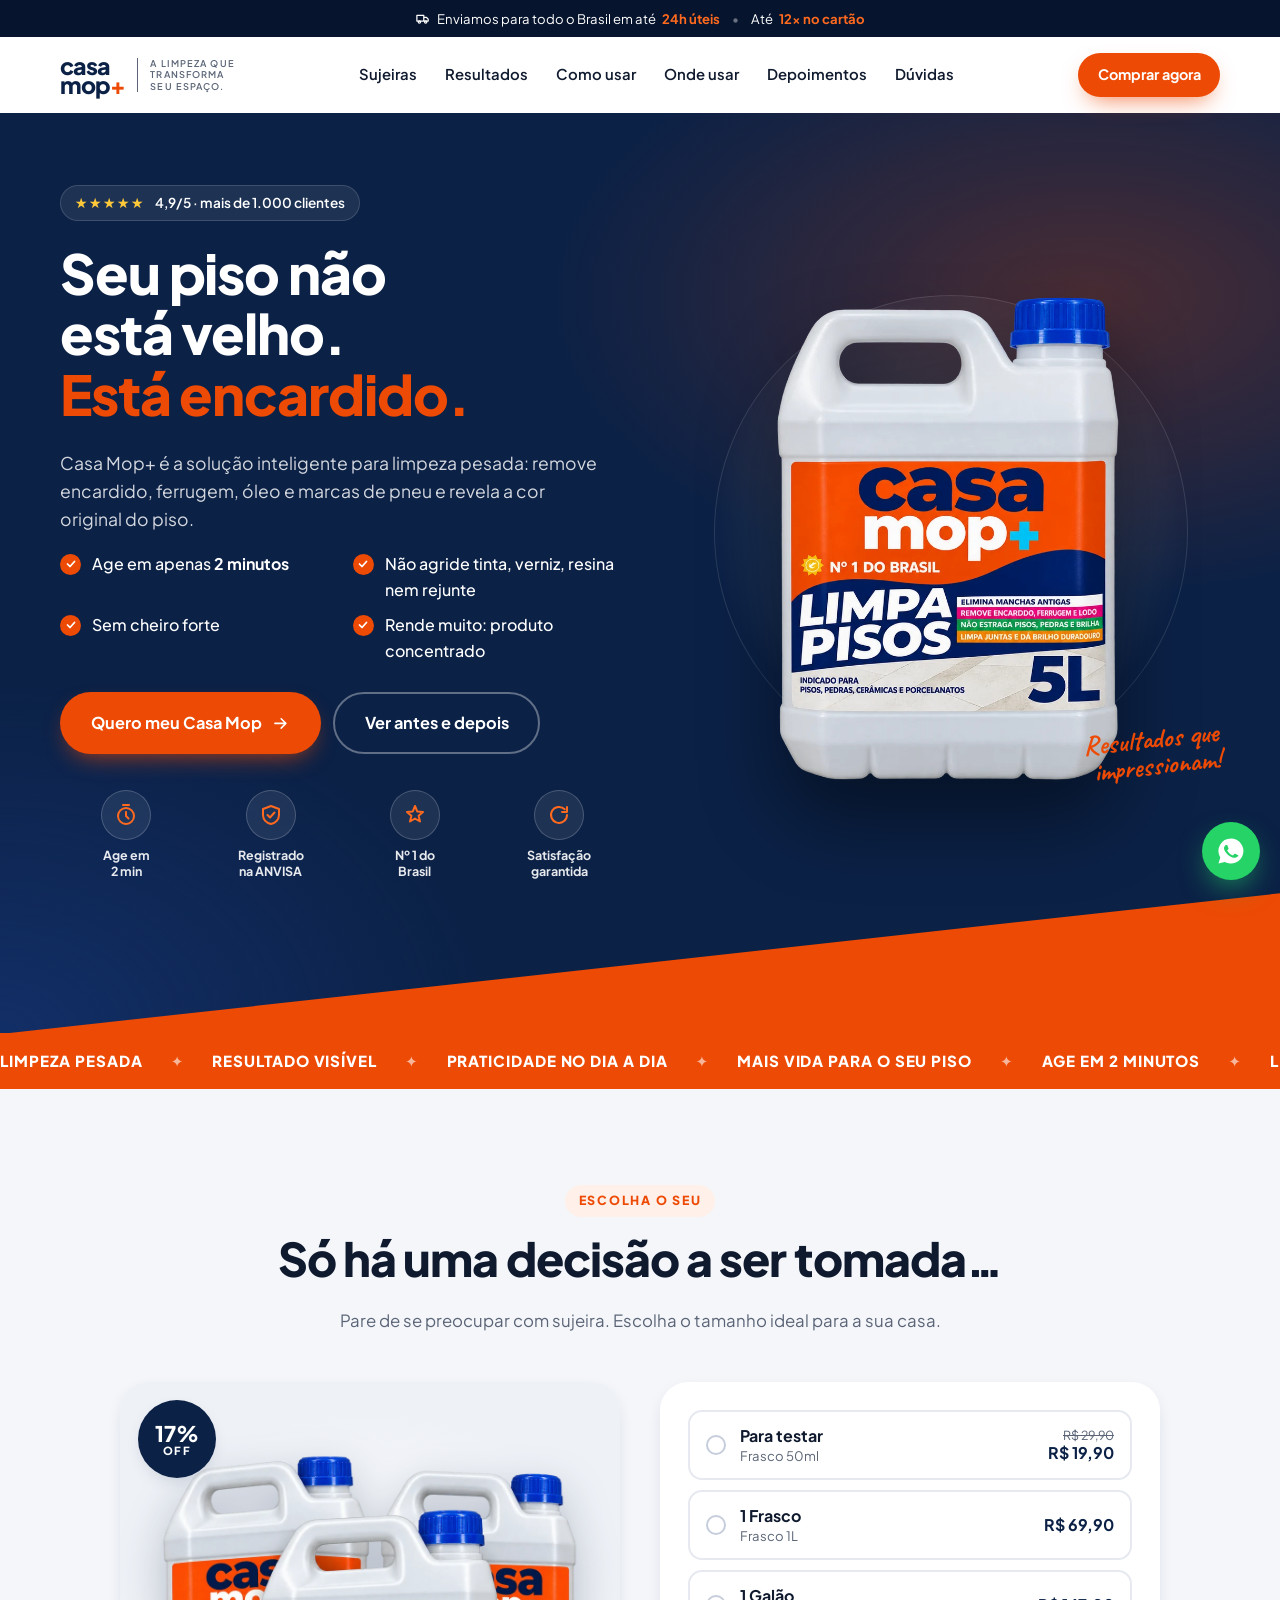
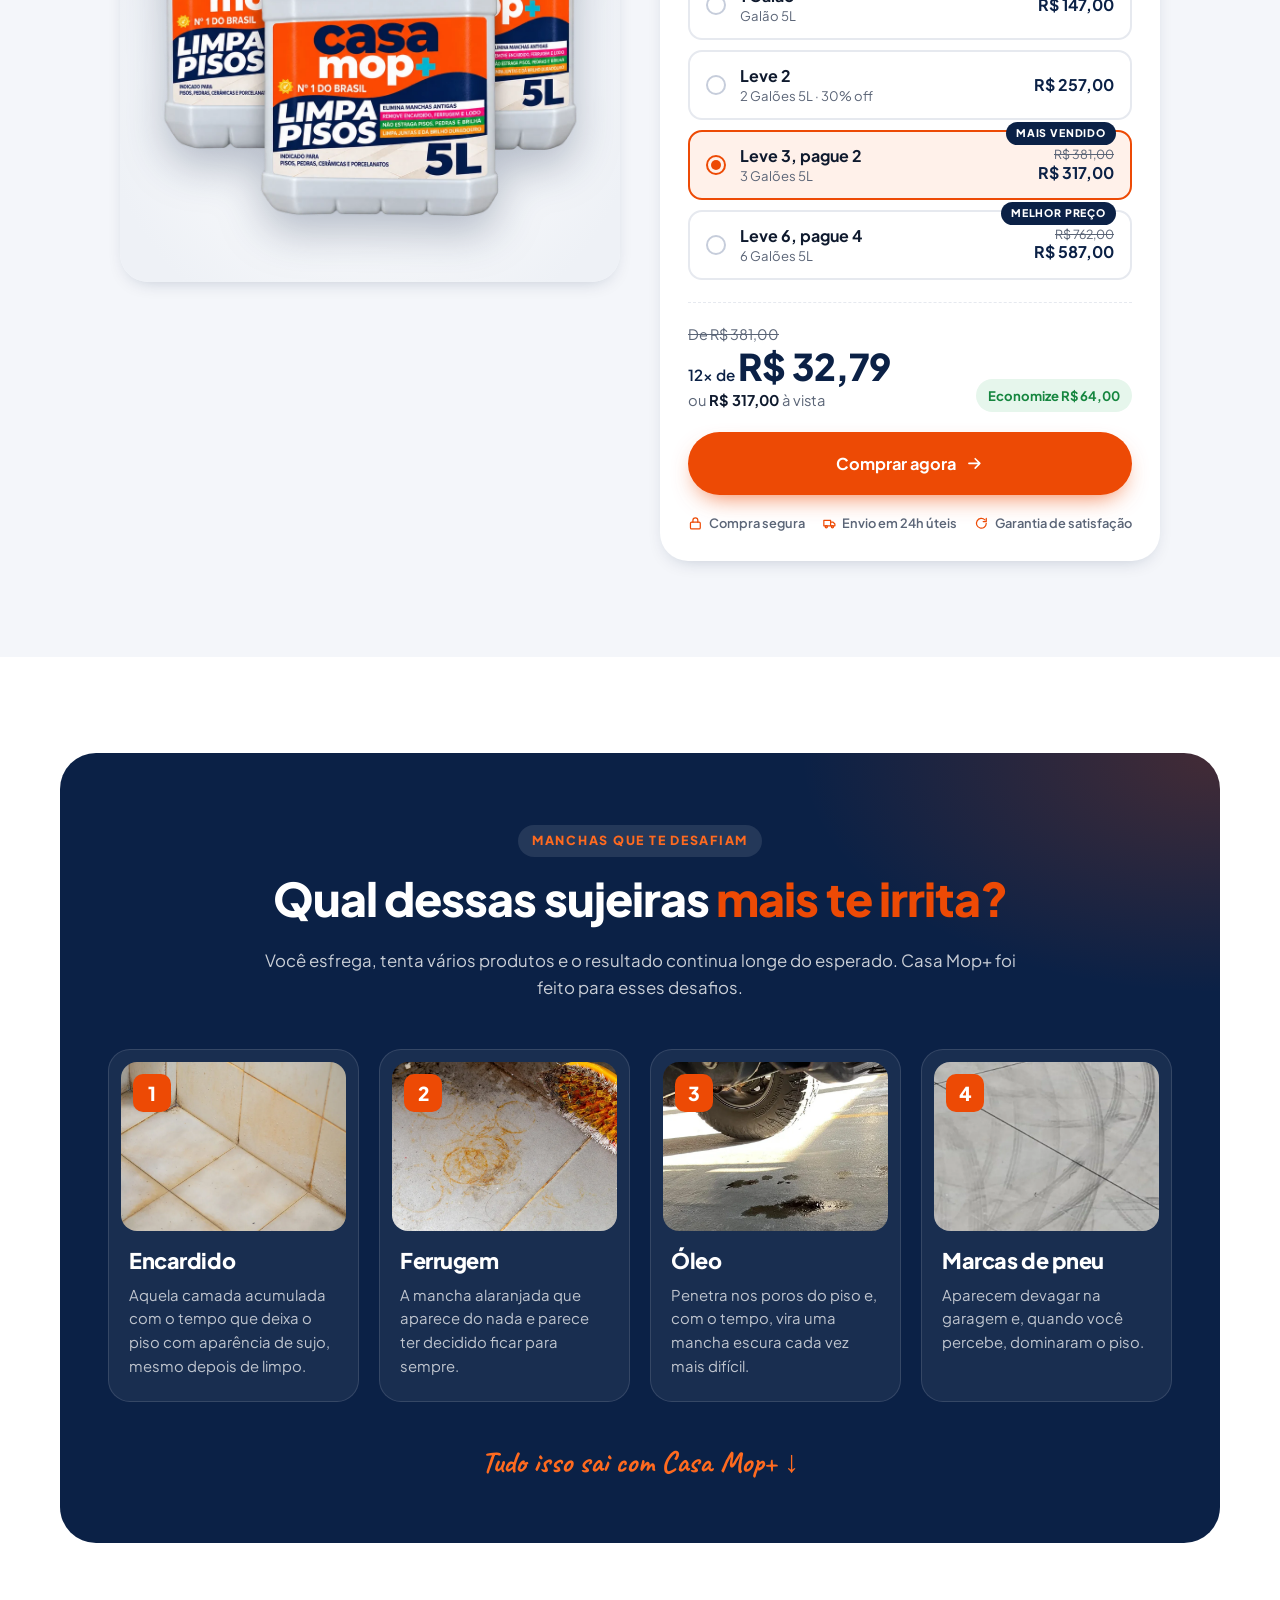
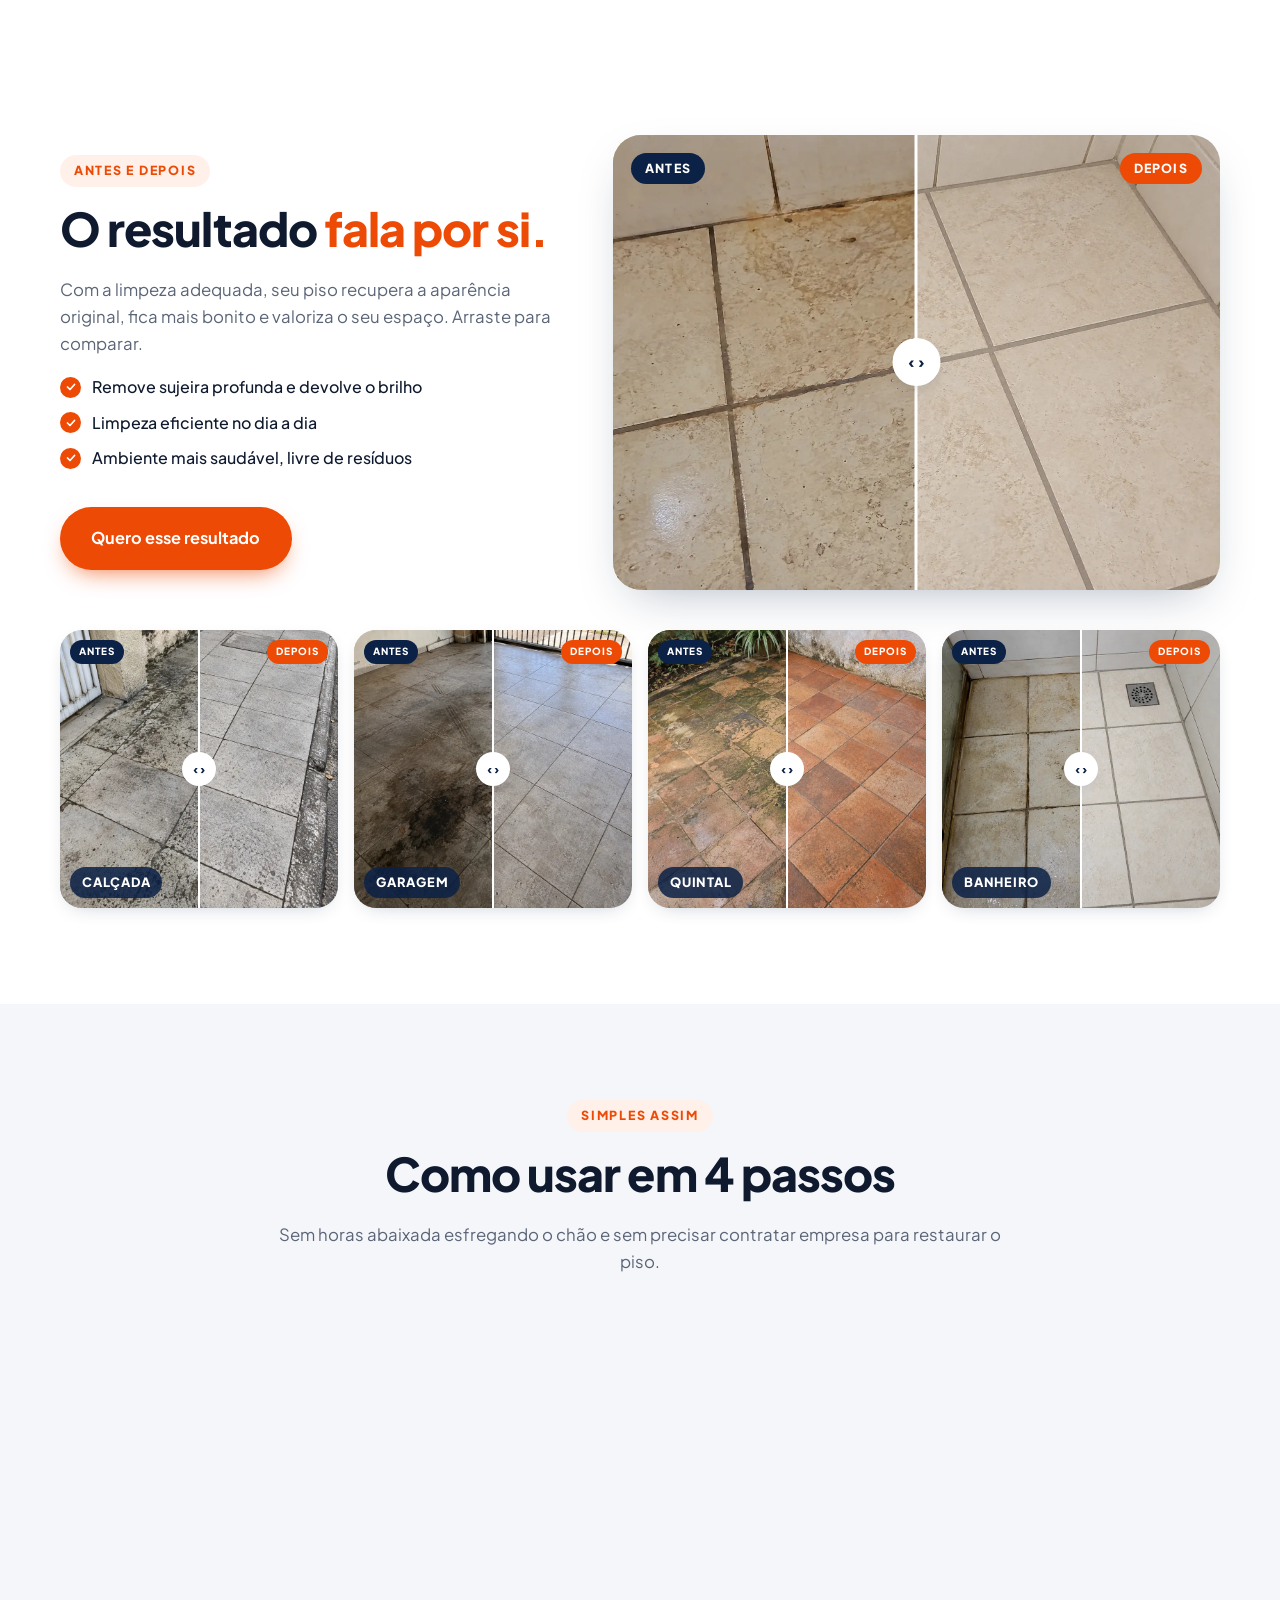
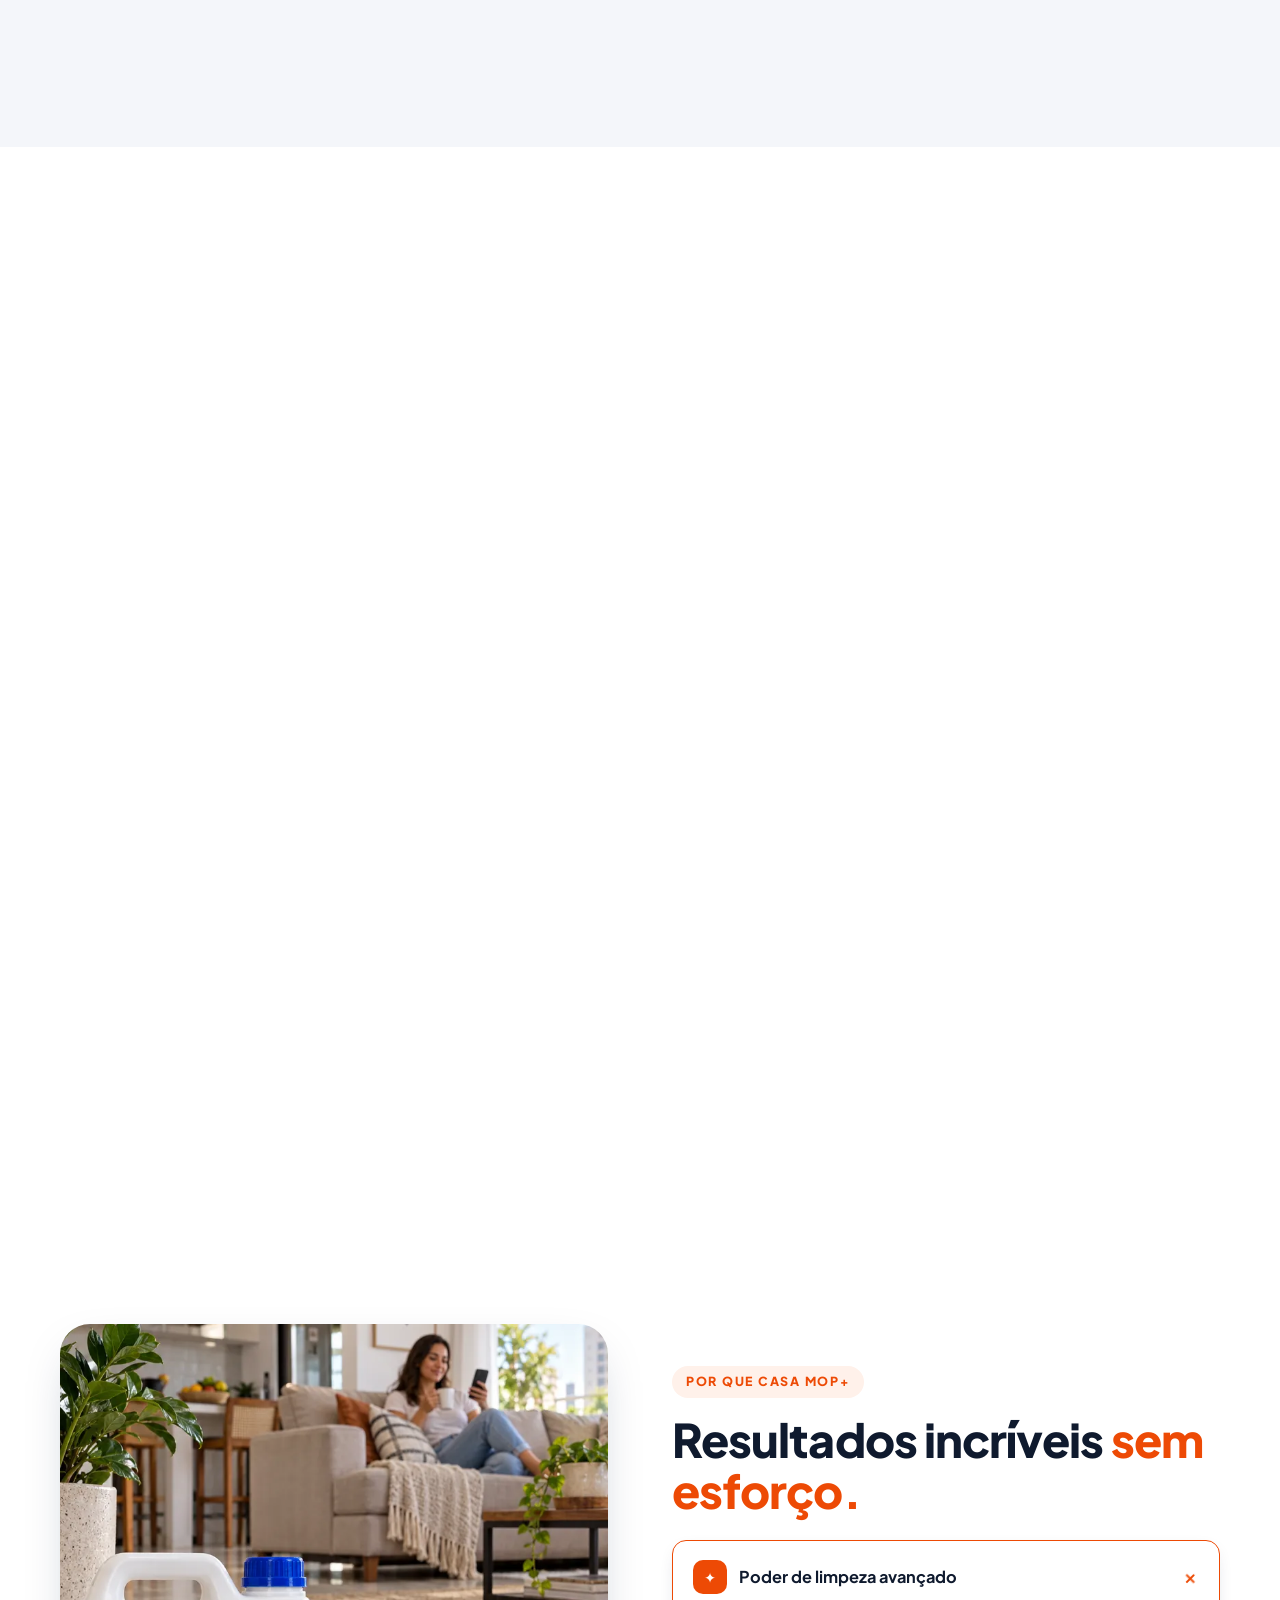
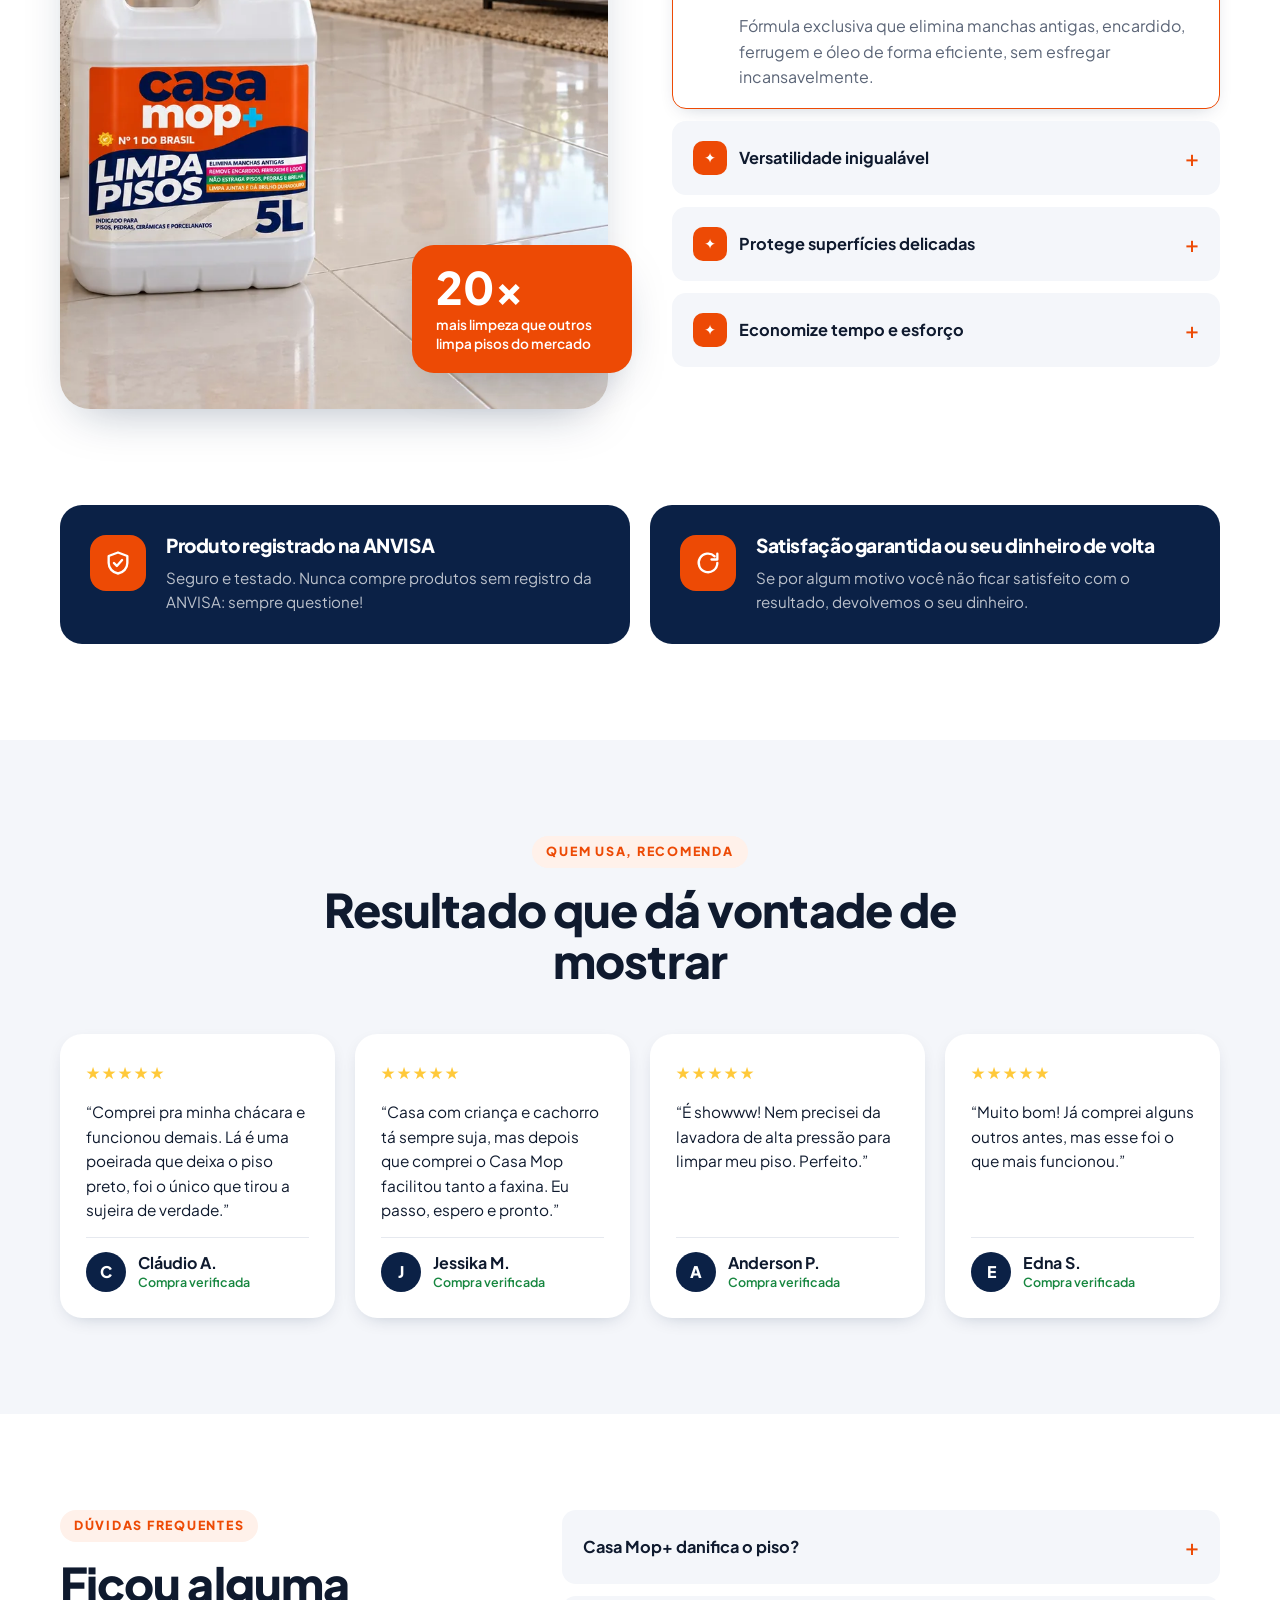
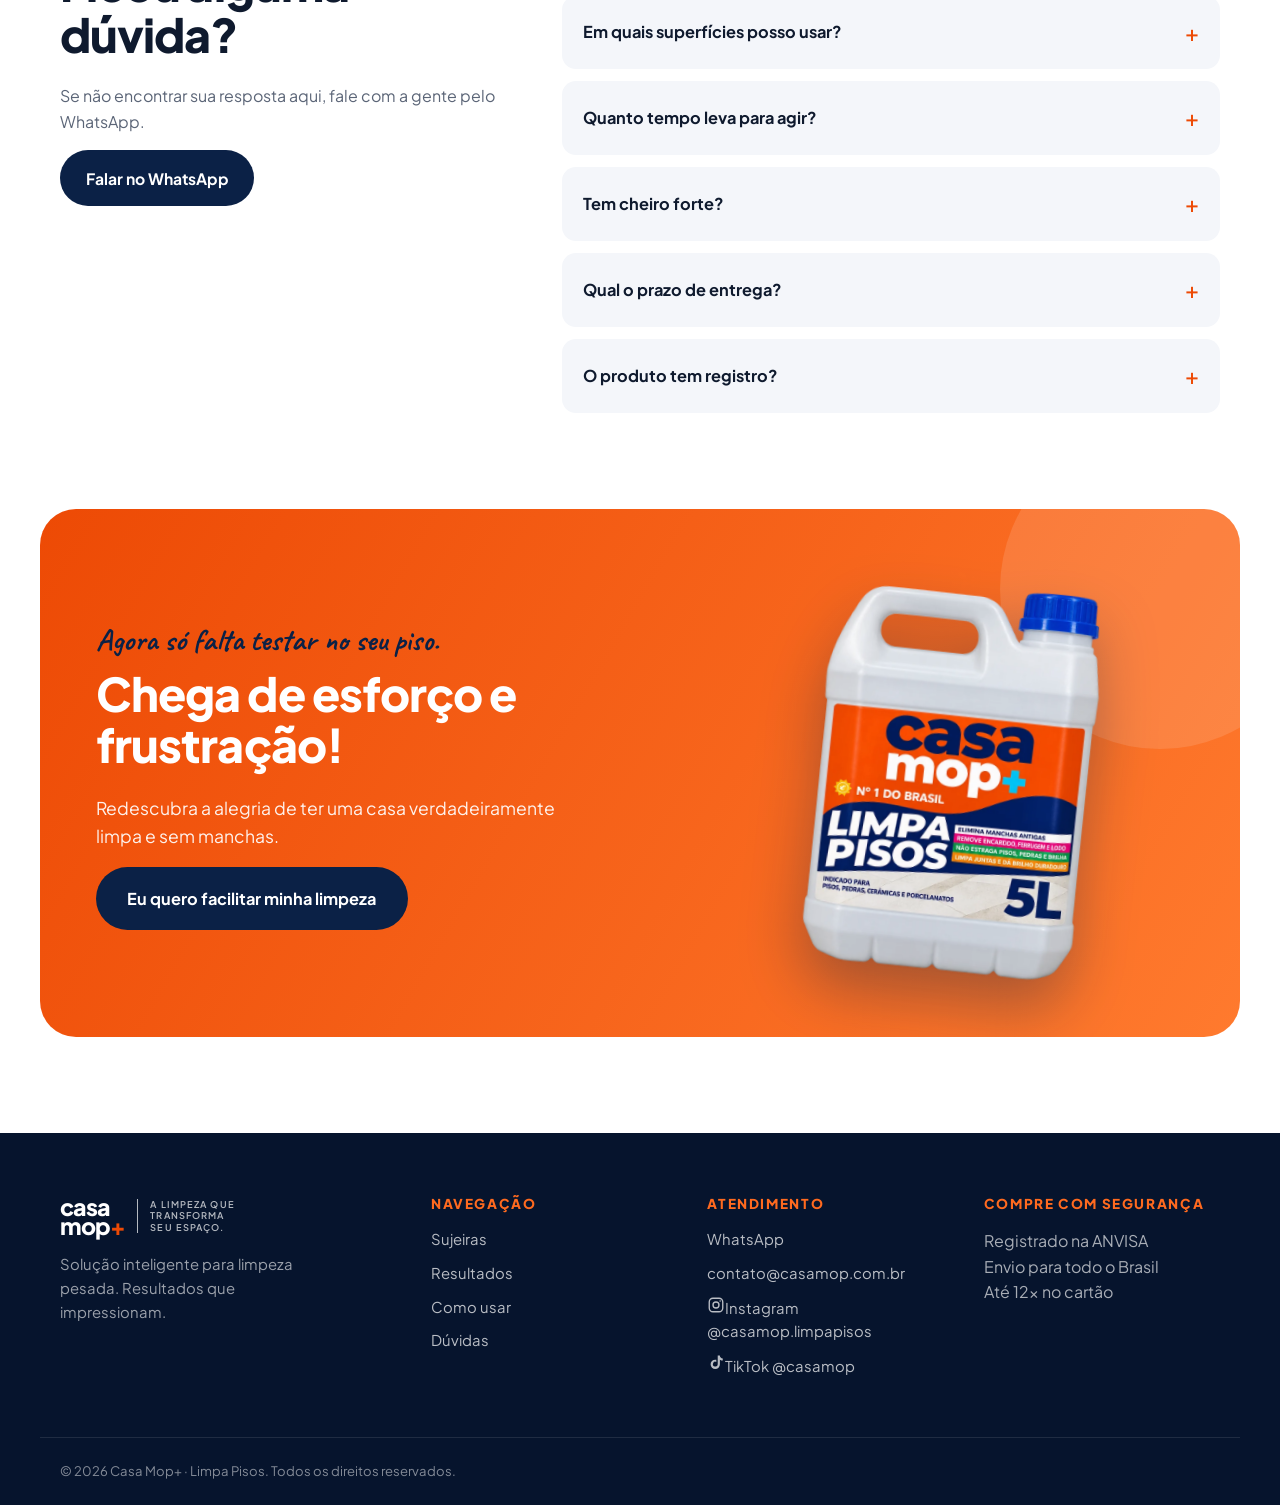
<file: index.html>
<!doctype html>
<html lang="pt-BR">
<head>
  <meta charset="utf-8">
  <meta name="viewport" content="width=device-width, initial-scale=1">
  <title>Casa Mop+ | Limpa Pisos para Limpeza Pesada</title>
  <meta name="description" content="Casa Mop+ Limpa Pisos: remove encardido, ferrugem, óleo e marcas de pneu. Age em 2 minutos, não agride o piso e é registrado na ANVISA. Enviamos para todo o Brasil.">
  <meta name="theme-color" content="#0b2146">
  <link rel="canonical" href="https://casamop.com.br/">
  <meta property="og:type" content="website">
  <meta property="og:locale" content="pt_BR">
  <meta property="og:site_name" content="Casa Mop+">
  <meta property="og:title" content="Casa Mop+ | Limpa Pisos para Limpeza Pesada">
  <meta property="og:description" content="Casa Mop+ Limpa Pisos: remove encardido, ferrugem, óleo e marcas de pneu. Age em 2 minutos, não agride o piso e é registrado na ANVISA. Enviamos para todo o Brasil.">
  <meta property="og:url" content="https://casamop.com.br/">
  <meta property="og:image" content="https://casamop.com.br/assets/img/og-casamop.jpg">
  <meta property="og:image:type" content="image/jpeg">
  <meta property="og:image:width" content="1200">
  <meta property="og:image:height" content="630">
  <meta property="og:image:alt" content="Galão Casa Mop+ Limpa Pisos 5L sobre fundo azul">
  <meta name="twitter:card" content="summary_large_image">
  <meta name="twitter:image" content="https://casamop.com.br/assets/img/og-casamop.jpg">
  <link rel="preconnect" href="https://fonts.googleapis.com">
  <link rel="preconnect" href="https://fonts.gstatic.com" crossorigin>
  <link href="https://fonts.googleapis.com/css2?family=Plus+Jakarta+Sans:wght@400;500;600;700;800&family=Caveat:wght@600;700&display=swap" rel="stylesheet">
  <link rel="stylesheet" href="css/styles.css?v=15">
  <!-- Meta Pixel Code -->
  <script>
  !function(f,b,e,v,n,t,s)
  {if(f.fbq)return;n=f.fbq=function(){n.callMethod?
  n.callMethod.apply(n,arguments):n.queue.push(arguments)};
  if(!f._fbq)f._fbq=n;n.push=n;n.loaded=!0;n.version='2.0';
  n.queue=[];t=b.createElement(e);t.async=!0;
  t.src=v;s=b.getElementsByTagName(e)[0];
  s.parentNode.insertBefore(t,s)}(window, document,'script',
  'https://connect.facebook.net/en_US/fbevents.js');
  fbq('init', '3643068125973330');
  fbq('track', 'PageView');
  </script>
  <!-- End Meta Pixel Code -->
</head>
<body>
  <noscript><img height="1" width="1" style="display:none"
  src="https://www.facebook.com/tr?id=3643068125973330&amp;ev=PageView&amp;noscript=1"
  ></noscript>

  <!-- Barra de aviso -->
  <div class="topbar">
    <div class="container topbar__inner">
      <span><svg class="i" viewBox="0 0 24 24"><path d="M3 7h11v9H3zM14 10h4l3 3v3h-7z"/><circle cx="7" cy="17.5" r="1.8"/><circle cx="17" cy="17.5" r="1.8"/></svg> Enviamos para todo o Brasil em até <b>24h úteis</b></span>
      <span class="topbar__sep">•</span>
      <span class="topbar__hide-sm">Até <b>12x no cartão</b></span>
    </div>
  </div>

  <!-- Header -->
  <header class="header" id="topo">
    <div class="container header__inner">
      <a href="#topo" class="logo" aria-label="Casa Mop+ início">
        <span class="logo__mark">casa<br>mop<em>+</em></span>
        <span class="logo__tag">A limpeza que<br>transforma<br>seu espaço.</span>
      </a>

      <nav class="nav" id="nav" aria-label="Menu principal">
        <a href="#problemas">Sujeiras</a>
        <a href="#resultados">Resultados</a>
        <a href="#como-usar">Como usar</a>
        <a href="#onde-usar">Onde usar</a>
        <a href="#depoimentos">Depoimentos</a>
        <a href="#faq">Dúvidas</a>
        <a href="#comprar" class="btn btn--primary nav__cta-mobile">Comprar agora</a>
      </nav>

      <div class="header__actions">
        <a href="#comprar" class="btn btn--primary btn--sm header__cta">Comprar agora</a>
        <button class="burger" id="burger" aria-label="Abrir menu" aria-expanded="false" aria-controls="nav">
          <span></span><span></span><span></span>
        </button>
      </div>
    </div>
  </header>

  <main>

    <!-- HERO -->
    <section class="hero">
      <div class="container hero__grid">
        <div class="hero__copy">
          <div class="rating">
            <span class="stars" aria-hidden="true">★★★★★</span>
            <span>4,9/5 · mais de 1.000 clientes</span>
          </div>
          <h1>Seu piso não<br>está velho.<br><span class="hl">Está encardido.</span></h1>
          <p class="hero__lead">Casa Mop+ é a solução inteligente para limpeza pesada: remove encardido, ferrugem, óleo e marcas de pneu e revela a cor original do piso.</p>

          <ul class="checks">
            <li>Age em apenas <b>2 minutos</b></li>
            <li>Não agride tinta, verniz, resina nem rejunte</li>
            <li>Sem cheiro forte</li>
            <li>Rende muito: produto concentrado</li>
          </ul>

          <div class="hero__ctas">
            <a href="#comprar" class="btn btn--primary btn--lg">Quero meu Casa Mop <svg class="i" viewBox="0 0 24 24"><path d="M5 12h14M13 6l6 6-6 6"/></svg></a>
            <a href="#resultados" class="btn btn--ghost btn--lg">Ver antes e depois</a>
          </div>

          <ul class="badges">
            <li><span class="badge__ic"><svg class="i" viewBox="0 0 24 24"><circle cx="12" cy="13" r="8"/><path d="M12 9v4l2.5 2.5M9 2h6"/></svg></span>Age em<br>2 min</li>
            <li><span class="badge__ic"><svg class="i" viewBox="0 0 24 24"><path d="M12 3l8 3v6c0 4.5-3.4 8.2-8 9-4.6-.8-8-4.5-8-9V6z"/><path d="M8.5 12l2.5 2.5 4.5-5"/></svg></span>Registrado<br>na ANVISA</li>
            <li><span class="badge__ic"><svg class="i" viewBox="0 0 24 24"><path d="M12 3l2.2 5.4L20 9l-4.4 3.8L17 18.5 12 15.5l-5 3 1.4-5.7L4 9l5.8-.6z"/></svg></span>Nº 1 do<br>Brasil</li>
            <li><span class="badge__ic"><svg class="i" viewBox="0 0 24 24"><path d="M20 12a8 8 0 1 1-2.3-5.7M20 4v5h-5"/></svg></span>Satisfação<br>garantida</li>
          </ul>
        </div>

        <div class="hero__media">
          <div class="hero__stage">
            <picture>
              <source srcset="assets/img/casamop-5l.webp" type="image/webp">
              <img src="assets/img/casamop-5l.png" alt="Galão Casa Mop+ Limpa Pisos 5L" class="hero__product" width="900" height="948" fetchpriority="high">
            </picture>
            <span class="script hero__note">Resultados que<br>impressionam!</span>
          </div>
        </div>
      </div>
    </section>

    <!-- Faixa de benefícios -->
    <div class="marquee" aria-hidden="true">
      <div class="marquee__track">
        <span>Limpeza pesada</span><i>✦</i><span>Resultado visível</span><i>✦</i><span>Praticidade no dia a dia</span><i>✦</i><span>Mais vida para o seu piso</span><i>✦</i><span>Age em 2 minutos</span><i>✦</i>
        <span>Limpeza pesada</span><i>✦</i><span>Resultado visível</span><i>✦</i><span>Praticidade no dia a dia</span><i>✦</i><span>Mais vida para o seu piso</span><i>✦</i><span>Age em 2 minutos</span><i>✦</i>
      </div>
    </div>

    <!-- OFERTA / SELETOR DE KIT -->
    <section class="section offer" id="comprar">
      <div class="container">
        <div class="section__head">
          <span class="eyebrow">Escolha o seu</span>
          <h2>Só há uma decisão a ser tomada…</h2>
          <p>Pare de se preocupar com sujeira. Escolha o tamanho ideal para a sua casa.</p>
        </div>

        <div class="offer__grid">
          <div class="offer__media">
            <span class="offer__off" id="offerOff">17%<small>OFF</small></span>
            <div class="offer__stage" id="offerStage"></div>
          </div>

          <div class="offer__panel">
            <div class="kits" role="radiogroup" aria-label="Escolha o kit" id="kits"></div>

            <div class="price">
              <div>
                <span class="price__from" id="priceFrom">De R$ 381,00</span>
                <div class="price__main"><small id="priceTimes">12x de</small> <strong id="priceInst">R$ 32,79</strong></div>
                <span class="price__cash">ou <b id="priceCash">R$ 317,00</b> à vista</span>
              </div>
              <span class="price__save" id="priceSave">Economize R$ 64,00</span>
            </div>

            <a href="#" class="btn btn--primary btn--lg btn--block" id="buyBtn">Comprar agora <svg class="i" viewBox="0 0 24 24"><path d="M5 12h14M13 6l6 6-6 6"/></svg></a>

            <ul class="trust">
              <li><svg class="i" viewBox="0 0 24 24"><rect x="4" y="10" width="16" height="11" rx="2"/><path d="M8 10V7a4 4 0 0 1 8 0v3"/></svg>Compra segura</li>
              <li><svg class="i" viewBox="0 0 24 24"><path d="M3 7h11v9H3zM14 10h4l3 3v3h-7z"/><circle cx="7" cy="17.5" r="1.8"/><circle cx="17" cy="17.5" r="1.8"/></svg>Envio em 24h úteis</li>
              <li><svg class="i" viewBox="0 0 24 24"><path d="M20 12a8 8 0 1 1-2.3-5.7M20 4v5h-5"/></svg>Garantia de satisfação</li>
            </ul>
          </div>
        </div>
      </div>
    </section>

    <!-- PROBLEMAS -->
    <section class="section problems" id="problemas">
      <div class="container">
        <div class="problems__box">
          <div class="section__head section__head--light">
            <span class="eyebrow eyebrow--light">Manchas que te desafiam</span>
            <h2>Qual dessas sujeiras <span class="hl">mais te irrita?</span></h2>
            <p>Você esfrega, tenta vários produtos e o resultado continua longe do esperado. Casa Mop+ foi feito para esses desafios.</p>
          </div>

          <div class="problems__grid">
            <article class="pcard">
              <div class="pcard__media"><img src="assets/img/sujeira-encardido.webp" alt="Piso cerâmico encardido" loading="lazy" width="800" height="600"><span class="pcard__n">1</span></div>
              <h3>Encardido</h3>
              <p>Aquela camada acumulada com o tempo que deixa o piso com aparência de sujo, mesmo depois de limpo.</p>
            </article>
            <article class="pcard">
              <div class="pcard__media"><img src="assets/img/sujeira-ferrugem.webp" alt="Manchas de ferrugem no piso" loading="lazy" width="800" height="600"><span class="pcard__n">2</span></div>
              <h3>Ferrugem</h3>
              <p>A mancha alaranjada que aparece do nada e parece ter decidido ficar para sempre.</p>
            </article>
            <article class="pcard">
              <div class="pcard__media"><img src="assets/img/sujeira-oleo.webp" alt="Mancha de óleo no piso da garagem" loading="lazy" width="800" height="600"><span class="pcard__n">3</span></div>
              <h3>Óleo</h3>
              <p>Penetra nos poros do piso e, com o tempo, vira uma mancha escura cada vez mais difícil.</p>
            </article>
            <article class="pcard">
              <div class="pcard__media"><img src="assets/img/sujeira-pneu.webp" alt="Marcas de pneu no piso" loading="lazy" width="800" height="600"><span class="pcard__n">4</span></div>
              <h3>Marcas de pneu</h3>
              <p>Aparecem devagar na garagem e, quando você percebe, dominaram o piso.</p>
            </article>
          </div>

          <p class="script problems__note">Tudo isso sai com Casa Mop+ ↓</p>
        </div>
      </div>
    </section>

    <!-- ANTES E DEPOIS -->
    <section class="section results" id="resultados">
      <div class="container results__grid">
        <div class="results__copy">
          <span class="eyebrow">Antes e depois</span>
          <h2>O resultado <span class="hl">fala por si.</span></h2>
          <p>Com a limpeza adequada, seu piso recupera a aparência original, fica mais bonito e valoriza o seu espaço. Arraste para comparar.</p>
          <ul class="checks checks--dark">
            <li>Remove sujeira profunda e devolve o brilho</li>
            <li>Limpeza eficiente no dia a dia</li>
            <li>Ambiente mais saudável, livre de resíduos</li>
          </ul>
          <a href="#comprar" class="btn btn--primary btn--lg">Quero esse resultado</a>
        </div>

        <div class="ba" id="ba" style="--pos:50%">
          <img src="assets/img/resultado-piso-depois.webp" alt="Piso depois da limpeza com Casa Mop+" class="ba__img" loading="lazy" width="1200" height="900" draggable="false">
          <div class="ba__before">
            <img src="assets/img/resultado-piso-antes.webp" alt="Piso encardido antes da limpeza" class="ba__img" loading="lazy" width="1200" height="900" draggable="false">
          </div>
          <span class="ba__tag ba__tag--l">Antes</span>
          <span class="ba__tag ba__tag--r">Depois</span>
          <div class="ba__handle" aria-hidden="true"><span>‹ ›</span></div>
          <input type="range" min="0" max="100" value="50" class="ba__range" aria-label="Comparar antes e depois">
        </div>
      </div>

      <div class="container">
        <div class="ba-gallery">
          <figure class="ba ba--sm" style="--pos:50%">
            <img src="assets/img/resultado-calcada-depois.webp" alt="Calçada depois da limpeza" class="ba__img" loading="lazy" width="800" height="800" draggable="false">
            <div class="ba__before">
              <img src="assets/img/resultado-calcada-antes.webp" alt="Calçada encardido antes da limpeza" class="ba__img" loading="lazy" width="800" height="800" draggable="false">
            </div>
            <span class="ba__tag ba__tag--l">Antes</span>
            <span class="ba__tag ba__tag--r">Depois</span>
            <div class="ba__handle" aria-hidden="true"><span>‹ ›</span></div>
            <input type="range" min="0" max="100" value="50" class="ba__range" aria-label="Comparar antes e depois: Calçada">
            <figcaption class="ba__cap">Calçada</figcaption>
          </figure>
          <figure class="ba ba--sm" style="--pos:50%">
            <img src="assets/img/resultado-garagem-depois.webp" alt="Piso da garagem depois da limpeza" class="ba__img" loading="lazy" width="800" height="800" draggable="false">
            <div class="ba__before">
              <img src="assets/img/resultado-garagem-antes.webp" alt="Piso da garagem encardido antes da limpeza" class="ba__img" loading="lazy" width="800" height="800" draggable="false">
            </div>
            <span class="ba__tag ba__tag--l">Antes</span>
            <span class="ba__tag ba__tag--r">Depois</span>
            <div class="ba__handle" aria-hidden="true"><span>‹ ›</span></div>
            <input type="range" min="0" max="100" value="50" class="ba__range" aria-label="Comparar antes e depois: Garagem">
            <figcaption class="ba__cap">Garagem</figcaption>
          </figure>
          <figure class="ba ba--sm" style="--pos:50%">
            <img src="assets/img/resultado-quintal-depois.webp" alt="Piso do quintal depois da limpeza" class="ba__img" loading="lazy" width="800" height="800" draggable="false">
            <div class="ba__before">
              <img src="assets/img/resultado-quintal-antes.webp" alt="Piso do quintal encardido antes da limpeza" class="ba__img" loading="lazy" width="800" height="800" draggable="false">
            </div>
            <span class="ba__tag ba__tag--l">Antes</span>
            <span class="ba__tag ba__tag--r">Depois</span>
            <div class="ba__handle" aria-hidden="true"><span>‹ ›</span></div>
            <input type="range" min="0" max="100" value="50" class="ba__range" aria-label="Comparar antes e depois: Quintal">
            <figcaption class="ba__cap">Quintal</figcaption>
          </figure>
          <figure class="ba ba--sm" style="--pos:50%">
            <img src="assets/img/resultado-banheiro-depois.webp" alt="Piso do banheiro depois da limpeza" class="ba__img" loading="lazy" width="800" height="800" draggable="false">
            <div class="ba__before">
              <img src="assets/img/resultado-banheiro-antes.webp" alt="Piso do banheiro encardido antes da limpeza" class="ba__img" loading="lazy" width="800" height="800" draggable="false">
            </div>
            <span class="ba__tag ba__tag--l">Antes</span>
            <span class="ba__tag ba__tag--r">Depois</span>
            <div class="ba__handle" aria-hidden="true"><span>‹ ›</span></div>
            <input type="range" min="0" max="100" value="50" class="ba__range" aria-label="Comparar antes e depois: Banheiro">
            <figcaption class="ba__cap">Banheiro</figcaption>
          </figure>
        </div>
      </div>
    </section>

    <!-- COMO USAR -->
    <section class="section how" id="como-usar">
      <div class="container">
        <div class="section__head">
          <span class="eyebrow">Simples assim</span>
          <h2>Como usar em 4 passos</h2>
          <p>Sem horas abaixada esfregando o chão e sem precisar contratar empresa para restaurar o piso.</p>
        </div>

        <ol class="steps">
          <li class="step">
            <span class="step__n">01</span>
            <div class="step__media"><img src="assets/img/passo-1-aplique.webp?v=2" alt="Aplicando Casa Mop+ e esfregando o piso com vassoura" loading="lazy" width="900" height="600"></div>
            <h3>Aplique e esfregue</h3>
            <p>Espalhe o Casa Mop+ sobre a área suja e esfregue com uma vassoura.</p>
          </li>
          <li class="step">
            <span class="step__n">02</span>
            <div class="step__media"><img src="assets/img/passo-2-aguarde.webp" alt="Casa Mop+ agindo no piso por 2 minutos" loading="lazy" width="900" height="600"></div>
            <h3>Deixe agir por 2 minutos</h3>
            <p>O produto penetra na sujeira e solta o encardido sozinho.</p>
          </li>
          <li class="step">
            <span class="step__n">03</span>
            <div class="step__media"><img src="assets/img/passo-3-esfregue.webp?v=2" alt="Esfregando o piso de novo para remover a sujeira solta" loading="lazy" width="900" height="600"></div>
            <h3>Esfregue de novo</h3>
            <p>Passe a vassoura novamente para remover o excesso de sujeira que se soltou.</p>
          </li>
          <li class="step">
            <span class="step__n">04</span>
            <div class="step__media"><img src="assets/img/passo-4-enxague.webp?v=2" alt="Enxaguando o piso com mangueira após usar Casa Mop+" loading="lazy" width="900" height="600"></div>
            <h3>Enxágue com água abundante</h3>
            <p>Enxágue bem e veja a cor original do seu piso aparecer.</p>
          </li>
        </ol>
      </div>
    </section>

    <!-- ONDE USAR -->
    <section class="section where" id="onde-usar">
      <div class="container">
        <div class="section__head">
          <span class="eyebrow">Versatilidade</span>
          <h2>Tá, mas onde eu posso usar?</h2>
          <p>Mesma eficiência em diferentes espaços, de pisos e pedras a sanitários.</p>
        </div>

        <div class="where__grid">
          <a class="wcard wcard--lg" href="#comprar"><img src="assets/img/onde-pisos.webp" alt="Sala com piso porcelanato limpo" class="wcard__img" loading="lazy"><span>Pisos</span></a>
          <a class="wcard" href="#comprar"><img src="assets/img/onde-calcada.webp" alt="Calçada residencial limpa" class="wcard__img" loading="lazy"><span>Calçadas</span></a>
          <a class="wcard" href="#comprar"><img src="assets/img/onde-garagem.webp" alt="Garagem com piso cerâmico limpo" class="wcard__img" loading="lazy"><span>Garagens</span></a>
          <a class="wcard" href="#comprar"><img src="assets/img/onde-escada.webp" alt="Escada de granito limpa" class="wcard__img" loading="lazy"><span>Escadas</span></a>
          <a class="wcard" href="#comprar"><img src="assets/img/onde-banheiro.webp" alt="Banheiro com piso e vaso sanitário limpos" class="wcard__img" loading="lazy"><span>Sanitários</span></a>
          <a class="wcard wcard--wide" href="#comprar"><img src="assets/img/onde-area-externa.webp" alt="Área externa com piscina e piso limpo" class="wcard__img" loading="lazy"><span>Áreas externas</span></a>
        </div>
      </div>
    </section>

    <!-- BENEFÍCIOS -->
    <section class="section benefits">
      <div class="container benefits__grid">
        <div class="benefits__media">
          <div class="benefits__img"><img src="assets/img/beneficios-sem-esforco.webp" alt="Galão Casa Mop+ sobre piso limpo enquanto uma mulher descansa no sofá" loading="lazy" width="800" height="1200"></div>
          <div class="stat">
            <strong>20x</strong>
            <span>mais limpeza que outros limpa pisos do mercado</span>
          </div>
        </div>

        <div>
          <span class="eyebrow">Por que Casa Mop+</span>
          <h2>Resultados incríveis <span class="hl">sem esforço.</span></h2>

          <div class="acc" id="acc">
            <details open>
              <summary><span class="acc__ic">✦</span>Poder de limpeza avançado</summary>
              <p>Fórmula exclusiva que elimina manchas antigas, encardido, ferrugem e óleo de forma eficiente, sem esfregar incansavelmente.</p>
            </details>
            <details>
              <summary><span class="acc__ic">✦</span>Versatilidade inigualável</summary>
              <p>Um único produto para várias necessidades: pisos, pedras, cerâmicas, calçadas e sanitários, sem danificar tinta, verniz ou resina.</p>
            </details>
            <details>
              <summary><span class="acc__ic">✦</span>Protege superfícies delicadas</summary>
              <p>Limpa profundamente mármore, cerâmica e porcelanato preservando o valor e a beleza das suas superfícies.</p>
            </details>
            <details>
              <summary><span class="acc__ic">✦</span>Economize tempo e esforço</summary>
              <p>Aplique, espere e pronto. Mais resultado em menos tempo, liberando sua agenda para o que realmente importa.</p>
            </details>
          </div>
        </div>
      </div>
    </section>

    <!-- ANVISA / GARANTIA -->
    <section class="section seals">
      <div class="container seals__grid">
        <div class="seal">
          <span class="seal__ic"><svg class="i" viewBox="0 0 24 24"><path d="M12 3l8 3v6c0 4.5-3.4 8.2-8 9-4.6-.8-8-4.5-8-9V6z"/><path d="M8.5 12l2.5 2.5 4.5-5"/></svg></span>
          <div>
            <h3>Produto registrado na ANVISA</h3>
            <p>Seguro e testado. Nunca compre produtos sem registro da ANVISA: sempre questione!</p>
          </div>
        </div>
        <div class="seal">
          <span class="seal__ic"><svg class="i" viewBox="0 0 24 24"><path d="M20 12a8 8 0 1 1-2.3-5.7M20 4v5h-5"/></svg></span>
          <div>
            <h3>Satisfação garantida ou seu dinheiro de volta</h3>
            <p>Se por algum motivo você não ficar satisfeito com o resultado, devolvemos o seu dinheiro.</p>
          </div>
        </div>
      </div>
    </section>

    <!-- DEPOIMENTOS -->
    <section class="section reviews" id="depoimentos">
      <div class="container">
        <div class="section__head">
          <span class="eyebrow">Quem usa, recomenda</span>
          <h2>Resultado que dá vontade de mostrar</h2>
        </div>

        <div class="reviews__track" id="reviews">
          <figure class="rcard">
            <span class="stars">★★★★★</span>
            <blockquote>“Comprei pra minha chácara e funcionou demais. Lá é uma poeirada que deixa o piso preto, foi o único que tirou a sujeira de verdade.”</blockquote>
            <figcaption><span class="avatar">C</span><div><b>Cláudio A.</b><small>Compra verificada</small></div></figcaption>
          </figure>
          <figure class="rcard">
            <span class="stars">★★★★★</span>
            <blockquote>“Casa com criança e cachorro tá sempre suja, mas depois que comprei o Casa Mop facilitou tanto a faxina. Eu passo, espero e pronto.”</blockquote>
            <figcaption><span class="avatar">J</span><div><b>Jessika M.</b><small>Compra verificada</small></div></figcaption>
          </figure>
          <figure class="rcard">
            <span class="stars">★★★★★</span>
            <blockquote>“É showww! Nem precisei da lavadora de alta pressão para limpar meu piso. Perfeito.”</blockquote>
            <figcaption><span class="avatar">A</span><div><b>Anderson P.</b><small>Compra verificada</small></div></figcaption>
          </figure>
          <figure class="rcard">
            <span class="stars">★★★★★</span>
            <blockquote>“Muito bom! Já comprei alguns outros antes, mas esse foi o que mais funcionou.”</blockquote>
            <figcaption><span class="avatar">E</span><div><b>Edna S.</b><small>Compra verificada</small></div></figcaption>
          </figure>
        </div>
      </div>
    </section>

    <!-- FAQ -->
    <section class="section faq" id="faq">
      <div class="container faq__grid">
        <div>
          <span class="eyebrow">Dúvidas frequentes</span>
          <h2>Ficou alguma dúvida?</h2>
          <p class="muted">Se não encontrar sua resposta aqui, fale com a gente pelo WhatsApp.</p>
          <a href="https://api.whatsapp.com/send/?phone=5519995201804&amp;text=Ol%C3%A1%2C+gostaria+de+saber+mais+sobre+o+CASAMOP%21" target="_blank" rel="noopener" class="btn btn--dark js-whats">Falar no WhatsApp</a>
        </div>
        <div class="acc acc--faq">
          <details>
            <summary>Casa Mop+ danifica o piso?</summary>
            <p>Não. A fórmula foi desenvolvida para limpar profundamente sem danificar tinta, verniz, resina ou rejunte.</p>
          </details>
          <details>
            <summary>Em quais superfícies posso usar?</summary>
            <p>Pisos cerâmicos, porcelanatos, pedras, cimentados, calçadas, garagens, escadas, áreas externas e sanitários.</p>
          </details>
          <details>
            <summary>Quanto tempo leva para agir?</summary>
            <p>Cerca de 2 minutos. Aplique, aguarde, passe uma escova leve e enxágue.</p>
          </details>
          <details>
            <summary>Tem cheiro forte?</summary>
            <p>Não. Casa Mop+ é uma solução para limpeza pesada sem cheiro forte.</p>
          </details>
          <details>
            <summary>Qual o prazo de entrega?</summary>
            <p>Enviamos para todo o Brasil em até 24 horas úteis após a confirmação do pagamento. O prazo de entrega varia conforme a região.</p>
          </details>
          <details>
            <summary>O produto tem registro?</summary>
            <p>Sim, Casa Mop+ é registrado na ANVISA, seguro e testado.</p>
          </details>
        </div>
      </div>
    </section>

    <!-- CTA FINAL -->
    <section class="cta">
      <div class="container cta__inner">
        <div>
          <span class="script cta__script">Agora só falta testar no seu piso.</span>
          <h2>Chega de esforço e frustração!</h2>
          <p>Redescubra a alegria de ter uma casa verdadeiramente limpa e sem manchas.</p>
          <a href="#comprar" class="btn btn--primary btn--lg">Eu quero facilitar minha limpeza</a>
        </div>
        <div class="cta__media">
          <img src="assets/img/casamop-5l.webp" alt="Galão Casa Mop+ 5L" loading="lazy" width="900" height="948">
        </div>
      </div>
    </section>
  </main>

  <footer class="footer">
    <div class="container footer__grid">
      <div>
        <a href="#topo" class="logo logo--light">
          <span class="logo__mark">casa<br>mop<em>+</em></span>
          <span class="logo__tag">A limpeza que<br>transforma<br>seu espaço.</span>
        </a>
        <p class="footer__about">Solução inteligente para limpeza pesada. Resultados que impressionam.</p>
      </div>
      <div>
        <h4>Navegação</h4>
        <a href="#problemas">Sujeiras</a>
        <a href="#resultados">Resultados</a>
        <a href="#como-usar">Como usar</a>
        <a href="#faq">Dúvidas</a>
      </div>
      <div>
        <h4>Atendimento</h4>
        <a href="https://api.whatsapp.com/send/?phone=5519995201804&amp;text=Ol%C3%A1%2C+gostaria+de+saber+mais+sobre+o+CASAMOP%21" target="_blank" rel="noopener" class="js-whats">WhatsApp</a>
        <a href="#">contato@casamop.com.br</a>
        <a class="footer__social-link" href="https://www.instagram.com/casamop.limpapisos/" target="_blank" rel="noopener noreferrer"><svg viewBox="0 0 24 24" fill="none" stroke="currentColor" stroke-width="1.8" aria-hidden="true"><rect x="3" y="3" width="18" height="18" rx="5"/><circle cx="12" cy="12" r="4"/><circle cx="17.5" cy="6.5" r="1" fill="currentColor" stroke="none"/></svg>Instagram @casamop.limpapisos</a>
        <a class="footer__social-link" href="https://www.tiktok.com/@casamop" target="_blank" rel="noopener noreferrer"><svg viewBox="0 0 24 24" fill="currentColor" aria-hidden="true"><path d="M14.5 2h2.6c.2 2.2 1.6 3.7 3.9 4v2.8a8.3 8.3 0 0 1-3.8-1.2v6.2a6.2 6.2 0 1 1-6.2-6.2c.5 0 .9 0 1.4.1v2.9a3.2 3.2 0 1 0 1.9 3V2z"/></svg>TikTok @casamop</a>
      </div>
      <div>
        <h4>Compre com segurança</h4>
        <p class="muted-light">Registrado na ANVISA<br>Envio para todo o Brasil<br>Até 12x no cartão</p>
      </div>
    </div>
    <div class="container footer__bottom">
      <span>© <span id="year"></span> Casa Mop+ · Limpa Pisos. Todos os direitos reservados.</span>
    </div>
  </footer>

  <a href="https://api.whatsapp.com/send/?phone=5519995201804&amp;text=Ol%C3%A1%2C+gostaria+de+saber+mais+sobre+o+CASAMOP%21" target="_blank" rel="noopener" class="whats-float js-whats" aria-label="Fale com a gente no WhatsApp">
    <svg viewBox="0 0 24 24"><path d="M12 2a10 10 0 0 0-8.6 15.1L2 22l5-1.3A10 10 0 1 0 12 2zm5.3 14.2c-.2.6-1.3 1.2-1.8 1.2-.5.1-1 .2-3.3-.7-2.8-1.1-4.5-3.9-4.7-4.1-.1-.2-1.1-1.5-1.1-2.8s.7-2 1-2.3c.2-.3.5-.3.7-.3h.5c.2 0 .4 0 .6.5l.8 2c.1.2.1.4 0 .5l-.4.6-.4.4c-.1.2-.3.3-.1.6.2.3.8 1.3 1.7 2.1 1.2 1 2.1 1.3 2.4 1.5.3.1.5.1.6-.1l.9-1c.2-.3.4-.2.7-.1l1.9.9c.3.1.5.2.5.3.1.1.1.6-.1 1.2z"/></svg>
  </a>

  <script src="js/config.js?v=15"></script>
  <script src="js/main.js?v=15"></script>
</body>
</html>
</file>
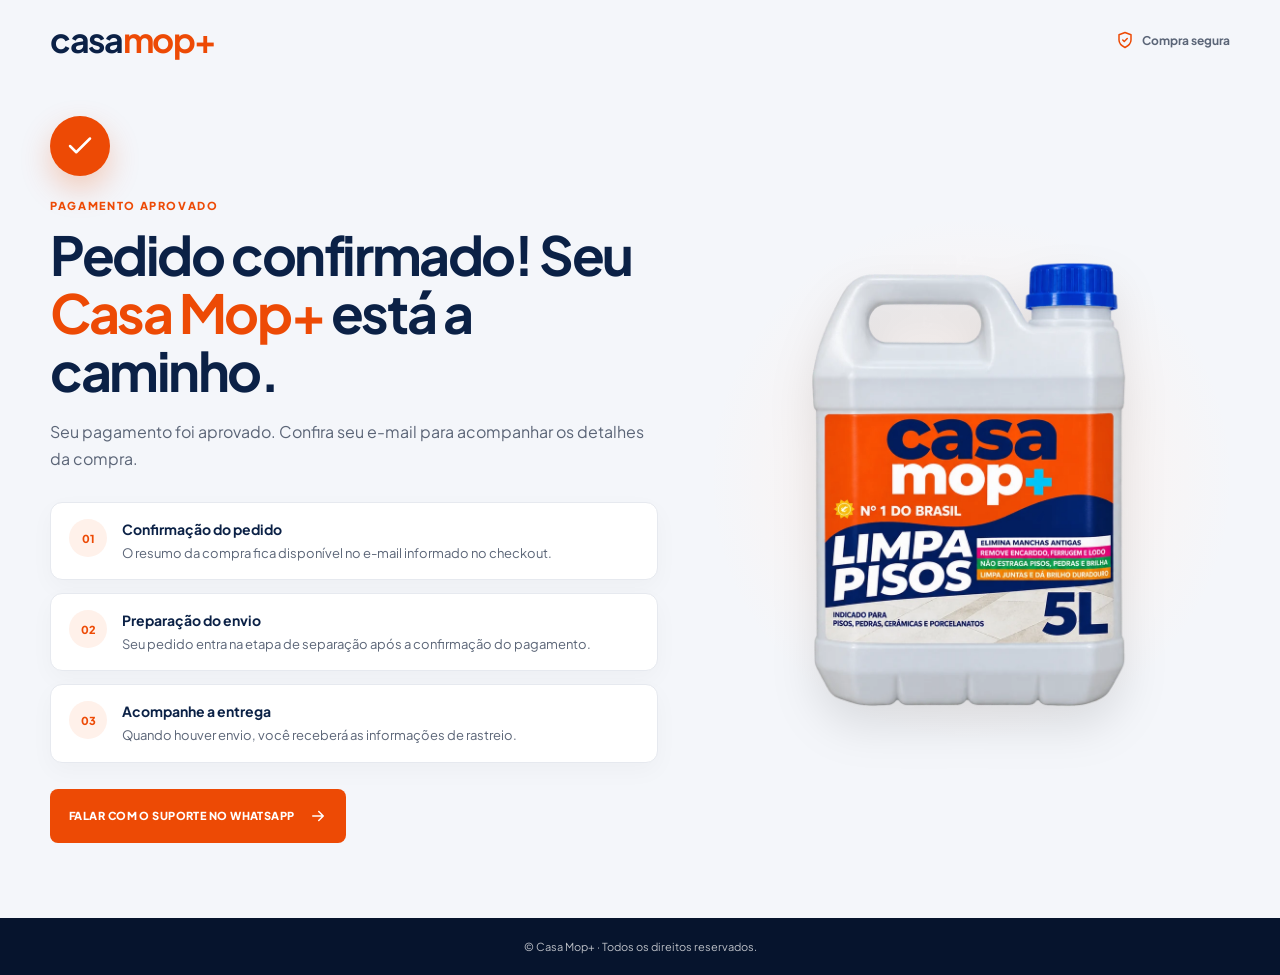
<file: obrigado/index.html>
<!doctype html>
<html lang="pt-BR">
<head>
  <meta charset="utf-8">
  <meta name="viewport" content="width=device-width, initial-scale=1">
  <meta name="robots" content="noindex, nofollow">
  <meta name="theme-color" content="#f4f6fa">
  <title>Pagamento aprovado | Casa Mop+</title>
  <meta name="description" content="Seu pagamento foi aprovado. Confira seu e-mail para acompanhar os detalhes da compra.">
  <link rel="preconnect" href="https://fonts.googleapis.com">
  <link rel="preconnect" href="https://fonts.gstatic.com" crossorigin>
  <link href="https://fonts.googleapis.com/css2?family=Plus+Jakarta+Sans:wght@400;500;600;700;800&display=swap" rel="stylesheet">
  <link rel="stylesheet" href="/css/thank-you.css">
  <script src="/js/thank-you.js" data-pixel="3643068125973330" data-status="approved" defer></script>
</head>
<body class="ty-page">
  <noscript><img height="1" width="1" style="display:none" alt="" src="https://www.facebook.com/tr?id=3643068125973330&amp;ev=PageView&amp;noscript=1"></noscript>
  <header class="ty-header">
    <a class="ty-logo" href="/" aria-label="Casa Mop+, início">casa<span>mop</span><em>+</em></a>
    <span class="ty-secure"><svg viewBox="0 0 24 24" fill="none" stroke="currentColor" stroke-width="2" stroke-linecap="round" stroke-linejoin="round" aria-hidden="true"><path d="M12 22s8-4 8-10V5l-8-3-8 3v7c0 6 8 10 8 10Z"/><path d="m9 12 2 2 4-4"/></svg> Compra segura</span>
  </header>
  <main class="ty-main">
    <section class="ty-hero" aria-labelledby="thank-you-title">
      <div class="ty-copy">
        <div class="ty-badge ty-badge--approved"><svg viewBox="0 0 24 24" aria-hidden="true"><path d="M20 6 9 17l-5-5"/></svg></div>
        <p class="ty-eyebrow">Pagamento aprovado</p>
        <h1 id="thank-you-title">Pedido confirmado! Seu <em>Casa Mop+</em> está a caminho.</h1>
        <p class="ty-lead">Seu pagamento foi aprovado. Confira seu e-mail para acompanhar os detalhes da compra.</p>
        <ol class="ty-steps">
          <li><span class="ty-step-number">01</span><div><strong>Confirmação do pedido</strong><p>O resumo da compra fica disponível no e-mail informado no checkout.</p></div></li>
          <li><span class="ty-step-number">02</span><div><strong>Preparação do envio</strong><p>Seu pedido entra na etapa de separação após a confirmação do pagamento.</p></div></li>
          <li><span class="ty-step-number">03</span><div><strong>Acompanhe a entrega</strong><p>Quando houver envio, você receberá as informações de rastreio.</p></div></li>
        </ol>
        
        <a class="ty-cta" href="https://wa.me/5519995201804?text=Ol%C3%A1%21%20Acabei%20de%20fazer%20um%20pedido%20de%20Casa%20Mop%2B%20e%20gostaria%20de%20tirar%20uma%20d%C3%BAvida." target="_blank" rel="noopener noreferrer">FALAR COM O SUPORTE NO WHATSAPP <svg viewBox="0 0 24 24" fill="none" stroke="currentColor" stroke-width="2" stroke-linecap="round" stroke-linejoin="round" aria-hidden="true"><path d="M5 12h14m-6-6 6 6-6 6"/></svg></a>
      </div>
      <div class="ty-visual"><img src="/assets/img/casamop-5l.webp" alt="Galão Casa Mop+ Limpa Pisos 5L" width="600" height="600"></div>
    </section>
  </main>
  <footer class="ty-footer">© Casa Mop+ · Todos os direitos reservados.</footer>
</body>
</html>
</file>
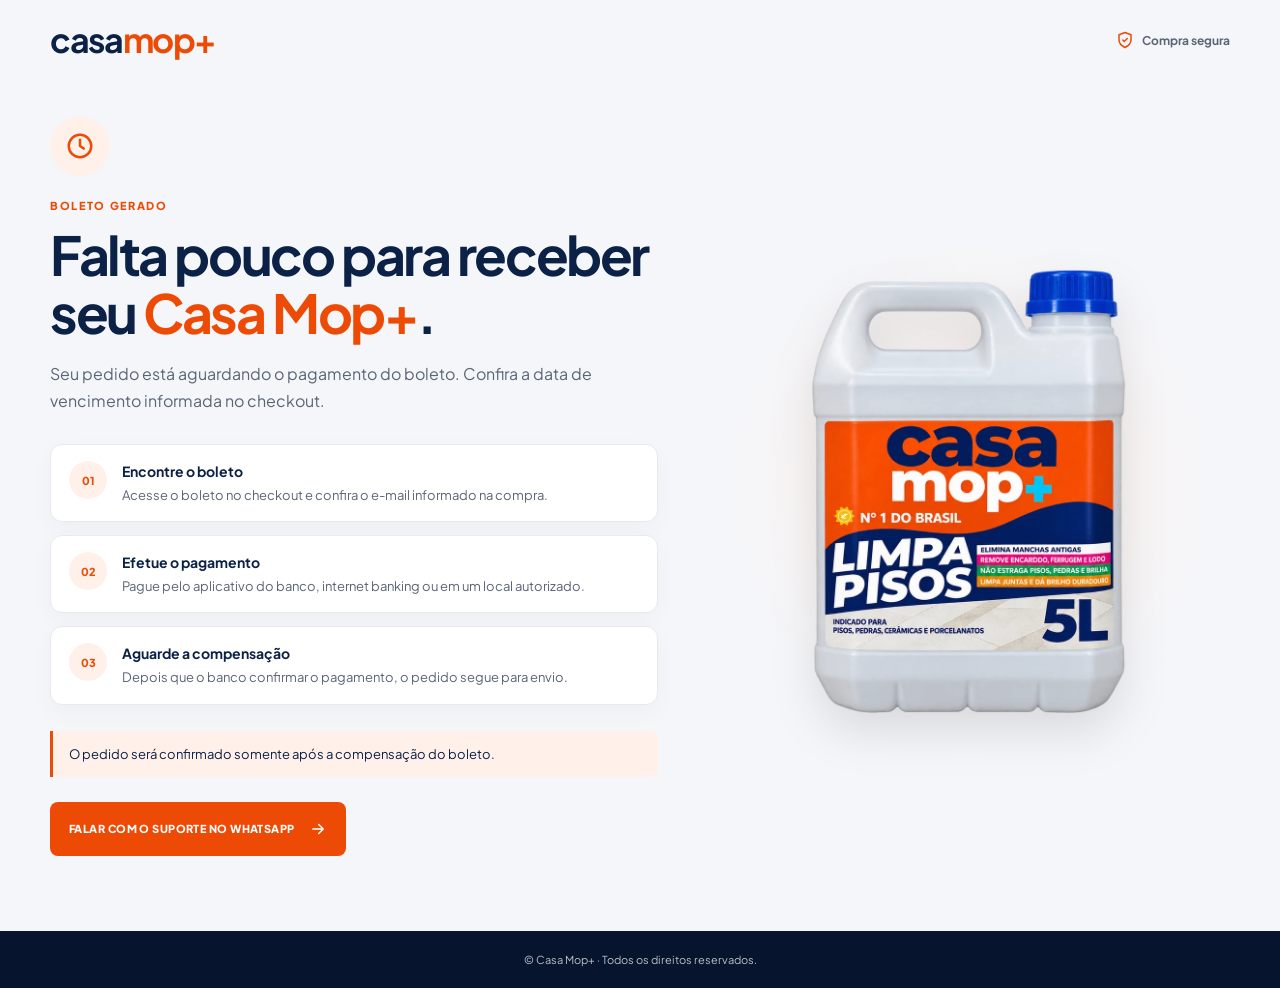
<file: obrigado/boleto/index.html>
<!doctype html>
<html lang="pt-BR">
<head>
  <meta charset="utf-8">
  <meta name="viewport" content="width=device-width, initial-scale=1">
  <meta name="robots" content="noindex, nofollow">
  <meta name="theme-color" content="#f4f6fa">
  <title>Boleto gerado | Casa Mop+</title>
  <meta name="description" content="Seu pedido está aguardando o pagamento do boleto. Confira a data de vencimento informada no checkout.">
  <link rel="preconnect" href="https://fonts.googleapis.com">
  <link rel="preconnect" href="https://fonts.gstatic.com" crossorigin>
  <link href="https://fonts.googleapis.com/css2?family=Plus+Jakarta+Sans:wght@400;500;600;700;800&display=swap" rel="stylesheet">
  <link rel="stylesheet" href="/css/thank-you.css">
  <script src="/js/thank-you.js" data-pixel="3643068125973330" data-status="pending" defer></script>
</head>
<body class="ty-page">
  <noscript><img height="1" width="1" style="display:none" alt="" src="https://www.facebook.com/tr?id=3643068125973330&amp;ev=PageView&amp;noscript=1"></noscript>
  <header class="ty-header">
    <a class="ty-logo" href="/" aria-label="Casa Mop+, início">casa<span>mop</span><em>+</em></a>
    <span class="ty-secure"><svg viewBox="0 0 24 24" fill="none" stroke="currentColor" stroke-width="2" stroke-linecap="round" stroke-linejoin="round" aria-hidden="true"><path d="M12 22s8-4 8-10V5l-8-3-8 3v7c0 6 8 10 8 10Z"/><path d="m9 12 2 2 4-4"/></svg> Compra segura</span>
  </header>
  <main class="ty-main">
    <section class="ty-hero" aria-labelledby="thank-you-title">
      <div class="ty-copy">
        <div class="ty-badge ty-badge--pending"><svg viewBox="0 0 24 24" aria-hidden="true"><circle cx="12" cy="12" r="9"/><path d="M12 7v5l3 2"/></svg></div>
        <p class="ty-eyebrow">Boleto gerado</p>
        <h1 id="thank-you-title">Falta pouco para receber seu <em>Casa Mop+</em>.</h1>
        <p class="ty-lead">Seu pedido está aguardando o pagamento do boleto. Confira a data de vencimento informada no checkout.</p>
        <ol class="ty-steps">
          <li><span class="ty-step-number">01</span><div><strong>Encontre o boleto</strong><p>Acesse o boleto no checkout e confira o e-mail informado na compra.</p></div></li>
          <li><span class="ty-step-number">02</span><div><strong>Efetue o pagamento</strong><p>Pague pelo aplicativo do banco, internet banking ou em um local autorizado.</p></div></li>
          <li><span class="ty-step-number">03</span><div><strong>Aguarde a compensação</strong><p>Depois que o banco confirmar o pagamento, o pedido segue para envio.</p></div></li>
        </ol>
        <p class="ty-note">O pedido será confirmado somente após a compensação do boleto.</p>
        <a class="ty-cta" href="https://wa.me/5519995201804?text=Ol%C3%A1%21%20Acabei%20de%20fazer%20um%20pedido%20de%20Casa%20Mop%2B%20e%20gostaria%20de%20tirar%20uma%20d%C3%BAvida." target="_blank" rel="noopener noreferrer">FALAR COM O SUPORTE NO WHATSAPP <svg viewBox="0 0 24 24" fill="none" stroke="currentColor" stroke-width="2" stroke-linecap="round" stroke-linejoin="round" aria-hidden="true"><path d="M5 12h14m-6-6 6 6-6 6"/></svg></a>
      </div>
      <div class="ty-visual"><img src="/assets/img/casamop-5l.webp" alt="Galão Casa Mop+ Limpa Pisos 5L" width="600" height="600"></div>
    </section>
  </main>
  <footer class="ty-footer">© Casa Mop+ · Todos os direitos reservados.</footer>
</body>
</html>
</file>
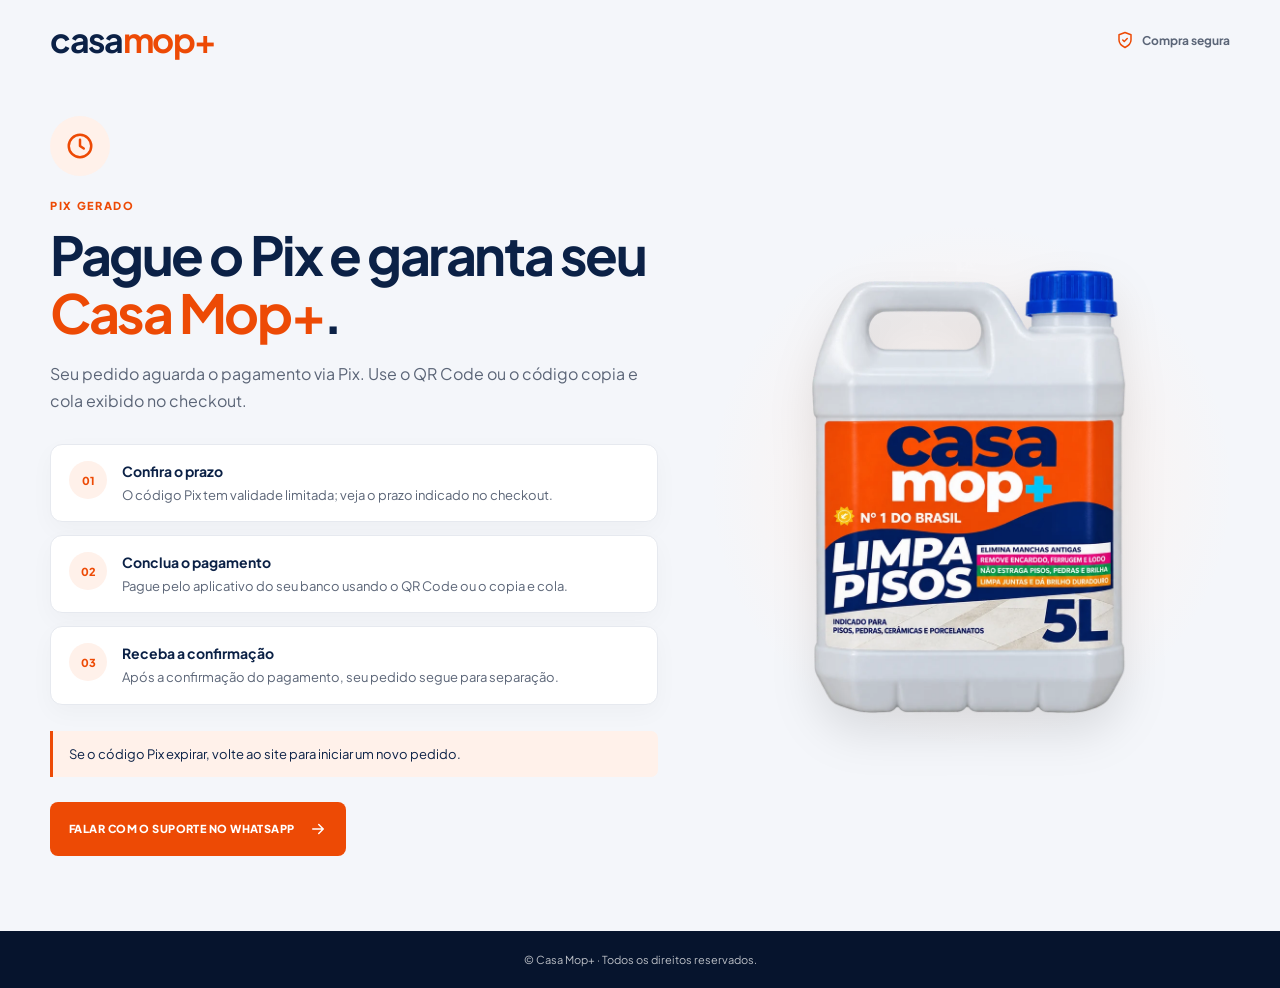
<file: obrigado/pix/index.html>
<!doctype html>
<html lang="pt-BR">
<head>
  <meta charset="utf-8">
  <meta name="viewport" content="width=device-width, initial-scale=1">
  <meta name="robots" content="noindex, nofollow">
  <meta name="theme-color" content="#f4f6fa">
  <title>Pix gerado | Casa Mop+</title>
  <meta name="description" content="Seu pedido aguarda o pagamento via Pix. Use o QR Code ou o código copia e cola exibido no checkout.">
  <link rel="preconnect" href="https://fonts.googleapis.com">
  <link rel="preconnect" href="https://fonts.gstatic.com" crossorigin>
  <link href="https://fonts.googleapis.com/css2?family=Plus+Jakarta+Sans:wght@400;500;600;700;800&display=swap" rel="stylesheet">
  <link rel="stylesheet" href="/css/thank-you.css">
  <script src="/js/thank-you.js" data-pixel="3643068125973330" data-status="pending" defer></script>
</head>
<body class="ty-page">
  <noscript><img height="1" width="1" style="display:none" alt="" src="https://www.facebook.com/tr?id=3643068125973330&amp;ev=PageView&amp;noscript=1"></noscript>
  <header class="ty-header">
    <a class="ty-logo" href="/" aria-label="Casa Mop+, início">casa<span>mop</span><em>+</em></a>
    <span class="ty-secure"><svg viewBox="0 0 24 24" fill="none" stroke="currentColor" stroke-width="2" stroke-linecap="round" stroke-linejoin="round" aria-hidden="true"><path d="M12 22s8-4 8-10V5l-8-3-8 3v7c0 6 8 10 8 10Z"/><path d="m9 12 2 2 4-4"/></svg> Compra segura</span>
  </header>
  <main class="ty-main">
    <section class="ty-hero" aria-labelledby="thank-you-title">
      <div class="ty-copy">
        <div class="ty-badge ty-badge--pending"><svg viewBox="0 0 24 24" aria-hidden="true"><circle cx="12" cy="12" r="9"/><path d="M12 7v5l3 2"/></svg></div>
        <p class="ty-eyebrow">Pix gerado</p>
        <h1 id="thank-you-title">Pague o Pix e garanta seu <em>Casa Mop+</em>.</h1>
        <p class="ty-lead">Seu pedido aguarda o pagamento via Pix. Use o QR Code ou o código copia e cola exibido no checkout.</p>
        <ol class="ty-steps">
          <li><span class="ty-step-number">01</span><div><strong>Confira o prazo</strong><p>O código Pix tem validade limitada; veja o prazo indicado no checkout.</p></div></li>
          <li><span class="ty-step-number">02</span><div><strong>Conclua o pagamento</strong><p>Pague pelo aplicativo do seu banco usando o QR Code ou o copia e cola.</p></div></li>
          <li><span class="ty-step-number">03</span><div><strong>Receba a confirmação</strong><p>Após a confirmação do pagamento, seu pedido segue para separação.</p></div></li>
        </ol>
        <p class="ty-note">Se o código Pix expirar, volte ao site para iniciar um novo pedido.</p>
        <a class="ty-cta" href="https://wa.me/5519995201804?text=Ol%C3%A1%21%20Acabei%20de%20fazer%20um%20pedido%20de%20Casa%20Mop%2B%20e%20gostaria%20de%20tirar%20uma%20d%C3%BAvida." target="_blank" rel="noopener noreferrer">FALAR COM O SUPORTE NO WHATSAPP <svg viewBox="0 0 24 24" fill="none" stroke="currentColor" stroke-width="2" stroke-linecap="round" stroke-linejoin="round" aria-hidden="true"><path d="M5 12h14m-6-6 6 6-6 6"/></svg></a>
      </div>
      <div class="ty-visual"><img src="/assets/img/casamop-5l.webp" alt="Galão Casa Mop+ Limpa Pisos 5L" width="600" height="600"></div>
    </section>
  </main>
  <footer class="ty-footer">© Casa Mop+ · Todos os direitos reservados.</footer>
</body>
</html>
</file>
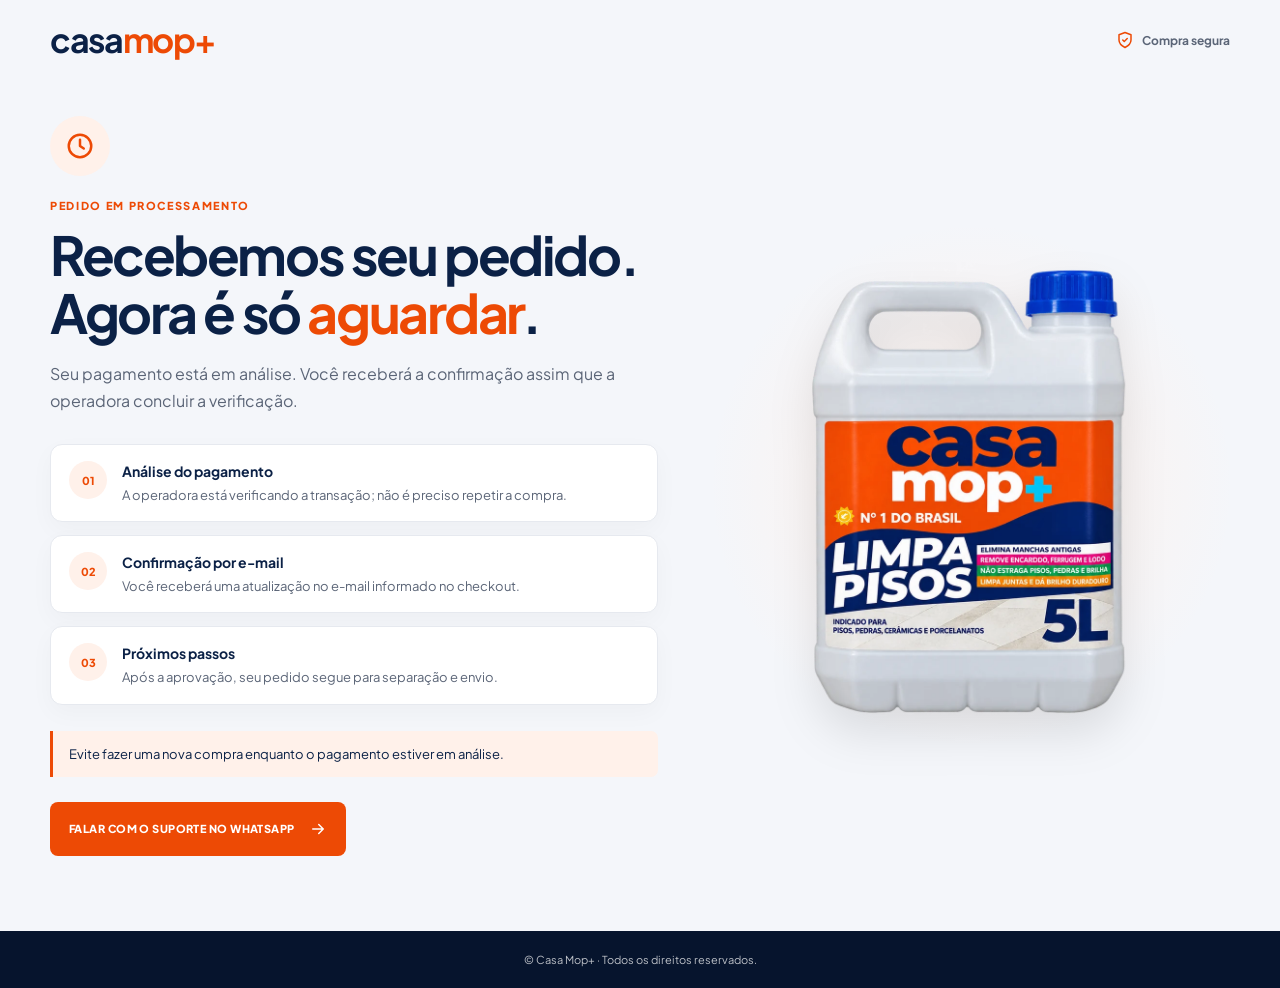
<file: obrigado/processando/index.html>
<!doctype html>
<html lang="pt-BR">
<head>
  <meta charset="utf-8">
  <meta name="viewport" content="width=device-width, initial-scale=1">
  <meta name="robots" content="noindex, nofollow">
  <meta name="theme-color" content="#f4f6fa">
  <title>Pedido em processamento | Casa Mop+</title>
  <meta name="description" content="Seu pagamento está em análise. Você receberá a confirmação assim que a operadora concluir a verificação.">
  <link rel="preconnect" href="https://fonts.googleapis.com">
  <link rel="preconnect" href="https://fonts.gstatic.com" crossorigin>
  <link href="https://fonts.googleapis.com/css2?family=Plus+Jakarta+Sans:wght@400;500;600;700;800&display=swap" rel="stylesheet">
  <link rel="stylesheet" href="/css/thank-you.css">
  <script src="/js/thank-you.js" data-pixel="3643068125973330" data-status="pending" defer></script>
</head>
<body class="ty-page">
  <noscript><img height="1" width="1" style="display:none" alt="" src="https://www.facebook.com/tr?id=3643068125973330&amp;ev=PageView&amp;noscript=1"></noscript>
  <header class="ty-header">
    <a class="ty-logo" href="/" aria-label="Casa Mop+, início">casa<span>mop</span><em>+</em></a>
    <span class="ty-secure"><svg viewBox="0 0 24 24" fill="none" stroke="currentColor" stroke-width="2" stroke-linecap="round" stroke-linejoin="round" aria-hidden="true"><path d="M12 22s8-4 8-10V5l-8-3-8 3v7c0 6 8 10 8 10Z"/><path d="m9 12 2 2 4-4"/></svg> Compra segura</span>
  </header>
  <main class="ty-main">
    <section class="ty-hero" aria-labelledby="thank-you-title">
      <div class="ty-copy">
        <div class="ty-badge ty-badge--pending"><svg viewBox="0 0 24 24" aria-hidden="true"><circle cx="12" cy="12" r="9"/><path d="M12 7v5l3 2"/></svg></div>
        <p class="ty-eyebrow">Pedido em processamento</p>
        <h1 id="thank-you-title">Recebemos seu pedido. Agora é só <em>aguardar</em>.</h1>
        <p class="ty-lead">Seu pagamento está em análise. Você receberá a confirmação assim que a operadora concluir a verificação.</p>
        <ol class="ty-steps">
          <li><span class="ty-step-number">01</span><div><strong>Análise do pagamento</strong><p>A operadora está verificando a transação; não é preciso repetir a compra.</p></div></li>
          <li><span class="ty-step-number">02</span><div><strong>Confirmação por e-mail</strong><p>Você receberá uma atualização no e-mail informado no checkout.</p></div></li>
          <li><span class="ty-step-number">03</span><div><strong>Próximos passos</strong><p>Após a aprovação, seu pedido segue para separação e envio.</p></div></li>
        </ol>
        <p class="ty-note">Evite fazer uma nova compra enquanto o pagamento estiver em análise.</p>
        <a class="ty-cta" href="https://wa.me/5519995201804?text=Ol%C3%A1%21%20Acabei%20de%20fazer%20um%20pedido%20de%20Casa%20Mop%2B%20e%20gostaria%20de%20tirar%20uma%20d%C3%BAvida." target="_blank" rel="noopener noreferrer">FALAR COM O SUPORTE NO WHATSAPP <svg viewBox="0 0 24 24" fill="none" stroke="currentColor" stroke-width="2" stroke-linecap="round" stroke-linejoin="round" aria-hidden="true"><path d="M5 12h14m-6-6 6 6-6 6"/></svg></a>
      </div>
      <div class="ty-visual"><img src="/assets/img/casamop-5l.webp" alt="Galão Casa Mop+ Limpa Pisos 5L" width="600" height="600"></div>
    </section>
  </main>
  <footer class="ty-footer">© Casa Mop+ · Todos os direitos reservados.</footer>
</body>
</html>
</file>
<file: css/styles.css>
/* ===== Casa Mop+ ===== */
:root {
  --navy: #0b2146;
  --navy-2: #13306a;
  --navy-deep: #06142d;
  --orange: #ed4a05;
  --orange-2: #ff6a1f;
  --orange-soft: #fff1ea;
  --ink: #0f1a2e;
  --muted: #5b6577;
  --line: #e6e9ef;
  --bg: #ffffff;
  --bg-soft: #f4f6fa;
  --radius: 22px;
  --radius-sm: 14px;
  --shadow: 0 18px 50px -20px rgba(11, 33, 70, .35);
  --shadow-sm: 0 6px 20px -10px rgba(11, 33, 70, .3);
  --font: "Plus Jakarta Sans", system-ui, -apple-system, "Segoe UI", Roboto, sans-serif;
  --script: "Caveat", cursive;
}

*, *::before, *::after { box-sizing: border-box; }
html { scroll-behavior: smooth; scroll-padding-top: 90px; }
body {
  margin: 0;
  font-family: var(--font);
  color: var(--ink);
  background: var(--bg);
  line-height: 1.6;
  -webkit-font-smoothing: antialiased;
  overflow-x: hidden;
}
img { max-width: 100%; display: block; }
a { color: inherit; text-decoration: none; }
h1, h2, h3, h4 { line-height: 1.1; margin: 0 0 .5em; letter-spacing: -.02em; font-weight: 800; }
h1 { font-size: clamp(2.2rem, 4.3vw, 3.5rem); }
h2 { font-size: clamp(1.9rem, 3.8vw, 2.9rem); }
h3 { font-size: 1.2rem; }
p { margin: 0 0 1em; }
.container { width: 100%; max-width: 1200px; margin: 0 auto; padding: 0 20px; }
.hl { color: var(--orange); }
.script { font-family: var(--script); font-weight: 700; }
.muted { color: var(--muted); }
.muted-light { color: rgba(255,255,255,.65); }

.i { width: 1.15em; height: 1.15em; fill: none; stroke: currentColor; stroke-width: 2; stroke-linecap: round; stroke-linejoin: round; flex-shrink: 0; }

/* ===== Botões ===== */
.btn {
  display: inline-flex; align-items: center; justify-content: center; gap: .55em;
  font-weight: 700; font-size: .98rem;
  padding: .85em 1.5em; border-radius: 999px; border: 2px solid transparent;
  cursor: pointer; transition: transform .2s, box-shadow .2s, background .2s, color .2s;
  white-space: nowrap;
}
.btn:hover { transform: translateY(-2px); }
.btn--primary { background: var(--orange); color: #fff; box-shadow: 0 10px 24px -10px rgba(237, 74, 5, .8); }
.btn--primary:hover { background: var(--orange-2); }
.btn--ghost { border-color: rgba(255,255,255,.35); color: #fff; }
.btn--ghost:hover { background: rgba(255,255,255,.1); }
.btn--dark { background: var(--navy); color: #fff; }
.btn--sm { padding: .6em 1.2em; font-size: .9rem; }
.btn--lg { padding: 1em 1.8em; font-size: 1.02rem; }
.btn--block { width: 100%; }

/* ===== Topbar ===== */
.topbar { background: var(--navy-deep); color: #fff; font-size: .82rem; }
.topbar__inner { display: flex; justify-content: center; align-items: center; gap: 12px; padding: 8px 20px; text-align: center; }
.topbar__inner span { display: inline-flex; align-items: center; gap: 6px; }
.topbar b { color: var(--orange-2); }
.topbar__sep { opacity: .4; }

/* ===== Header ===== */
.header { position: sticky; top: 0; z-index: 50; background: rgba(255,255,255,.92); backdrop-filter: blur(12px); transition: box-shadow .25s; }
.header.is-scrolled { box-shadow: 0 6px 24px -14px rgba(11,33,70,.45); }
.header__inner { display: flex; align-items: center; justify-content: space-between; gap: 24px; height: 76px; }

.logo { display: inline-flex; align-items: center; gap: 12px; color: var(--navy); }
.logo__mark { font-weight: 800; font-size: 1.45rem; line-height: .82; letter-spacing: -.04em; }
.logo__mark em { font-style: normal; color: var(--orange); }
.logo__tag { font-size: .58rem; line-height: 1.25; text-transform: uppercase; letter-spacing: .12em; font-weight: 600; color: var(--muted); padding-left: 12px; border-left: 1.5px solid currentColor; }
.logo--light { color: #fff; }
.logo--light .logo__tag { color: rgba(255,255,255,.7); }

.nav { display: flex; gap: 28px; align-items: center; }
.nav a { font-weight: 600; font-size: .93rem; color: var(--ink); position: relative; }
.nav a:not(.btn)::after { content: ""; position: absolute; left: 0; bottom: -6px; width: 0; height: 2px; background: var(--orange); transition: width .25s; }
.nav a:not(.btn):hover::after { width: 100%; }
.nav__cta-mobile { display: none !important; }
.header__actions { display: flex; align-items: center; gap: 10px; }

.burger { display: none; width: 44px; height: 44px; border: 0; background: var(--bg-soft); border-radius: 12px; cursor: pointer; padding: 12px 11px; flex-direction: column; justify-content: space-between; }
.burger span { display: block; height: 2px; background: var(--navy); border-radius: 2px; transition: transform .25s, opacity .25s; }
.menu-open .burger span:nth-child(1) { transform: translateY(8px) rotate(45deg); }
.menu-open .burger span:nth-child(2) { opacity: 0; }
.menu-open .burger span:nth-child(3) { transform: translateY(-8px) rotate(-45deg); }

/* ===== Placeholders de imagem ===== */
.ph {
  position: relative; overflow: hidden;
  border-radius: var(--radius);
  background:
    repeating-linear-gradient(135deg, rgba(11,33,70,.045) 0 12px, transparent 12px 24px),
    linear-gradient(160deg, #eef1f6, #dde3ed);
  display: flex; align-items: center; justify-content: center;
}
.ph::before {
  content: attr(data-label);
  position: absolute; left: 50%; top: 50%; transform: translate(-50%, -50%);
  max-width: 85%;
  font-size: .78rem; font-weight: 600; text-align: center; line-height: 1.3;
  color: var(--navy); opacity: .7;
  padding: 34px 12px 0;
  background: no-repeat top center / 26px url("data:image/svg+xml,%3Csvg xmlns='http://www.w3.org/2000/svg' viewBox='0 0 24 24' fill='none' stroke='%230b2146' stroke-width='1.6' stroke-linecap='round' stroke-linejoin='round'%3E%3Crect x='3' y='4' width='18' height='16' rx='2'/%3E%3Ccircle cx='9' cy='10' r='2'/%3E%3Cpath d='M21 16l-5-5-9 9'/%3E%3C/svg%3E");
}

/* ===== Hero ===== */
.hero {
  position: relative; color: #fff; overflow: hidden;
  background:
    radial-gradient(900px 500px at 85% 20%, rgba(237,74,5,.28), transparent 60%),
    radial-gradient(700px 500px at 0% 100%, rgba(19,48,106,.9), transparent 70%),
    var(--navy);
  padding: 72px 0 clamp(90px, 12vw, 160px);
}
.hero::after {
  content: ""; position: absolute; left: 0; right: 0; bottom: -1px; height: clamp(60px, 11vw, 150px);
  background: var(--orange); clip-path: polygon(0 100%, 100% 0, 100% 100%); z-index: 0;
}
.hero__grid { position: relative; z-index: 1; display: grid; grid-template-columns: 1.05fr 1fr; gap: 56px; align-items: center; }
.rating { display: inline-flex; align-items: center; gap: 10px; font-size: .85rem; font-weight: 600; background: rgba(255,255,255,.08); border: 1px solid rgba(255,255,255,.14); padding: 6px 14px; border-radius: 999px; margin-bottom: 22px; }
.stars { color: #ffc93a; letter-spacing: 2px; }
.hero h1 { margin-bottom: .45em; }
.hero__lead { font-size: 1.1rem; color: rgba(255,255,255,.82); max-width: 540px; }

.checks { list-style: none; padding: 0; margin: 0 0 28px; display: grid; gap: 10px; }
.checks li { position: relative; padding-left: 32px; font-weight: 500; }
.checks li::before {
  content: ""; position: absolute; left: 0; top: .15em; width: 21px; height: 21px; border-radius: 50%;
  background: var(--orange) no-repeat center / 12px url("data:image/svg+xml,%3Csvg xmlns='http://www.w3.org/2000/svg' viewBox='0 0 24 24' fill='none' stroke='white' stroke-width='3.5' stroke-linecap='round' stroke-linejoin='round'%3E%3Cpath d='M5 12l5 5 9-10'/%3E%3C/svg%3E");
}
.hero .checks { grid-template-columns: 1fr 1fr; gap: 10px 20px; }
.checks--dark li { color: var(--ink); }

.hero__ctas { display: flex; flex-wrap: wrap; gap: 12px; margin-bottom: 36px; }

.badges { list-style: none; padding: 0; margin: 0; display: grid; grid-template-columns: repeat(4, 1fr); gap: 12px; }
.badges li { display: flex; flex-direction: column; align-items: center; text-align: center; gap: 8px; font-size: .78rem; font-weight: 700; line-height: 1.25; color: rgba(255,255,255,.9); }
.badge__ic { width: 50px; height: 50px; border-radius: 50%; display: grid; place-items: center; background: rgba(255,255,255,.08); border: 1.5px solid rgba(255,255,255,.2); color: var(--orange-2); }
.badge__ic .i { width: 24px; height: 24px; }

.hero__media { position: relative; }
.ph--hero { aspect-ratio: 1 / 1.02; border-radius: 28px; box-shadow: var(--shadow); background-color: #fff; }
.hero__note { position: absolute; right: 22px; bottom: 18px; color: var(--orange); font-size: 1.7rem; line-height: 1; transform: rotate(-6deg); text-align: right; }

/* ===== Marquee ===== */
.marquee { background: var(--orange); color: #fff; overflow: hidden; padding: 16px 0; position: relative; z-index: 2; }
.marquee__track { display: flex; gap: 28px; width: max-content; animation: marquee 32s linear infinite; font-weight: 800; text-transform: uppercase; letter-spacing: .06em; font-size: .95rem; }
.marquee__track i { font-style: normal; opacity: .6; }
@keyframes marquee { to { transform: translateX(-50%); } }

/* ===== Seções ===== */
.section { padding: 96px 0; }
.section__head { text-align: center; max-width: 760px; margin: 0 auto 48px; }
.section__head p { color: var(--muted); font-size: 1.05rem; }
.section__head--light p { color: rgba(255,255,255,.78); }
.eyebrow { display: inline-block; font-size: .78rem; font-weight: 800; letter-spacing: .14em; text-transform: uppercase; color: var(--orange); background: var(--orange-soft); padding: 6px 14px; border-radius: 999px; margin-bottom: 16px; }
.eyebrow--light { background: rgba(255,255,255,.1); color: var(--orange-2); }

/* ===== Oferta ===== */
.offer { background: var(--bg-soft); }
.offer__grid { display: grid; grid-template-columns: 1fr 1fr; gap: 40px; align-items: start; max-width: 1040px; margin: 0 auto; }
.offer__media { position: relative; position: sticky; top: 100px; }
.ph--offer { aspect-ratio: 1; background-color: #fff; border-radius: 28px; box-shadow: var(--shadow-sm); }
.offer__off { position: absolute; z-index: 2; top: 18px; left: 18px; width: 78px; height: 78px; border-radius: 50%; background: var(--navy); color: #fff; font-weight: 800; font-size: 1.35rem; line-height: 1; display: grid; place-content: center; text-align: center; box-shadow: var(--shadow-sm); }
.offer__off small { font-size: .7rem; letter-spacing: .12em; }

.offer__panel { background: #fff; border-radius: 28px; padding: 28px; box-shadow: var(--shadow-sm); }
.kits { display: grid; gap: 10px; margin-bottom: 22px; }
.kit {
  position: relative; display: flex; align-items: center; gap: 14px; width: 100%;
  padding: 14px 16px; border-radius: var(--radius-sm); border: 2px solid var(--line); background: #fff;
  font: inherit; color: inherit; text-align: left; cursor: pointer; transition: border-color .2s, background .2s;
}
.kit:hover { border-color: #c6cddb; }
.kit.is-active { border-color: var(--orange); background: var(--orange-soft); }
.kit__radio { width: 20px; height: 20px; border-radius: 50%; border: 2px solid #c6cddb; flex-shrink: 0; position: relative; }
.kit.is-active .kit__radio { border-color: var(--orange); }
.kit.is-active .kit__radio::after { content: ""; position: absolute; inset: 3px; border-radius: 50%; background: var(--orange); }
.kit__info { flex: 1; display: flex; flex-direction: column; line-height: 1.3; }
.kit__info small { color: var(--muted); font-size: .82rem; }
.kit__price { display: flex; flex-direction: column; align-items: flex-end; line-height: 1.25; }
.kit__price s { font-size: .78rem; color: var(--muted); }
.kit__price b { color: var(--navy); }
.kit__tag { position: absolute; top: -10px; right: 14px; background: var(--navy); color: #fff; font-size: .66rem; font-weight: 800; letter-spacing: .08em; text-transform: uppercase; padding: 3px 10px; border-radius: 999px; }

.price { display: flex; align-items: flex-end; justify-content: space-between; gap: 12px; flex-wrap: wrap; padding: 18px 0 20px; border-top: 1px dashed var(--line); }
.price__from { color: var(--muted); text-decoration: line-through; font-size: .9rem; }
.price__main { color: var(--navy); line-height: 1.1; }
.price__main small { font-size: .95rem; font-weight: 600; }
.price__main strong { font-size: 2.3rem; font-weight: 800; letter-spacing: -.02em; }
.price__cash { font-size: .92rem; color: var(--muted); }
.price__cash b { color: var(--ink); }
.price__save { background: #e6f6ec; color: #16863f; font-weight: 700; font-size: .82rem; padding: 6px 12px; border-radius: 999px; }

.trust { list-style: none; padding: 0; margin: 18px 0 0; display: flex; justify-content: space-between; gap: 10px; flex-wrap: wrap; font-size: .8rem; color: var(--muted); font-weight: 600; }
.trust li { display: inline-flex; align-items: center; gap: 6px; }
.trust .i { color: var(--orange); }

/* ===== Problemas ===== */
.problems__box {
  position: relative; overflow: hidden;
  background: radial-gradient(700px 400px at 100% 0%, rgba(237,74,5,.25), transparent 60%), var(--navy);
  border-radius: 36px; padding: 72px 48px 56px; color: #fff;
}
.problems__grid { display: grid; grid-template-columns: repeat(4, 1fr); gap: 20px; }
.pcard { background: rgba(255,255,255,.06); border: 1px solid rgba(255,255,255,.12); border-radius: var(--radius); padding: 12px 12px 22px; transition: transform .25s, background .25s; }
.pcard:hover { transform: translateY(-6px); background: rgba(255,255,255,.1); }
.pcard__media { position: relative; aspect-ratio: 4/3; border-radius: 16px; overflow: hidden; margin-bottom: 18px; }
.pcard__media img { width: 100%; height: 100%; object-fit: cover; transition: transform .5s; }
.pcard:hover .pcard__media img { transform: scale(1.06); }
.pcard__n { position: absolute; top: 12px; left: 12px; width: 38px; height: 38px; border-radius: 10px; background: var(--orange); color: #fff; font-weight: 800; font-size: 1.2rem; display: grid; place-items: center; }
.pcard h3 { padding: 0 8px; font-size: 1.35rem; }
.pcard p { padding: 0 8px; margin: 0; font-size: .93rem; color: rgba(255,255,255,.72); }
.problems__note { text-align: center; color: var(--orange-2); font-size: 1.9rem; margin: 36px 0 0; }

/* ===== Antes e depois ===== */
.results__grid { display: grid; grid-template-columns: .9fr 1.1fr; gap: 56px; align-items: center; }
.results__copy p { color: var(--muted); font-size: 1.05rem; }
.results__copy .btn { margin-top: 8px; }

.ba { position: relative; aspect-ratio: 4/3; border-radius: 28px; overflow: hidden; box-shadow: var(--shadow); user-select: none; }
.ph--ba { position: absolute; inset: 0; border-radius: 0; }
.ba__img { position: absolute; inset: 0; width: 100%; height: 100%; object-fit: cover; pointer-events: none; }
.ph--after { background: repeating-linear-gradient(135deg, rgba(11,33,70,.04) 0 12px, transparent 12px 24px), linear-gradient(160deg, #f5f7fa, #e3e8f0); }
.ph--before { background: repeating-linear-gradient(135deg, rgba(60,40,20,.08) 0 12px, transparent 12px 24px), linear-gradient(160deg, #a9998a, #6f6154); }
.ph--before::before { color: #fff; filter: invert(1) brightness(2); opacity: .85; }
.ba__before { position: absolute; inset: 0; clip-path: inset(0 calc(100% - var(--pos)) 0 0); }
.ba__tag { position: absolute; top: 18px; z-index: 3; font-size: .78rem; font-weight: 800; letter-spacing: .1em; text-transform: uppercase; padding: 6px 14px; border-radius: 999px; }
.ba__tag--l { left: 18px; background: var(--navy); color: #fff; }
.ba__tag--r { right: 18px; background: var(--orange); color: #fff; }
.ba__handle { position: absolute; top: 0; bottom: 0; left: var(--pos); width: 3px; background: #fff; transform: translateX(-50%); z-index: 3; pointer-events: none; }
.ba__handle span { position: absolute; top: 50%; left: 50%; transform: translate(-50%, -50%); width: 48px; height: 48px; border-radius: 50%; background: #fff; color: var(--navy); font-weight: 800; display: grid; place-items: center; box-shadow: var(--shadow-sm); }
.ba__range { position: absolute; inset: 0; width: 100%; height: 100%; opacity: 0; cursor: ew-resize; z-index: 4; margin: 0; }

.ba-gallery { display: grid; grid-template-columns: repeat(4, 1fr); gap: 16px; margin-top: 40px; }
.ba--sm { aspect-ratio: 1; margin: 0; border-radius: var(--radius); box-shadow: var(--shadow-sm); }
.ba--sm .ba__tag { top: 10px; font-size: .62rem; padding: 4px 9px; }
.ba--sm .ba__tag--l { left: 10px; }
.ba--sm .ba__tag--r { right: 10px; }
.ba--sm .ba__handle { width: 2px; }
.ba--sm .ba__handle span { width: 34px; height: 34px; font-size: .8rem; }
.ba__cap { position: absolute; left: 10px; bottom: 10px; z-index: 3; background: rgba(11,33,70,.85); color: #fff; font-weight: 800; font-size: .8rem; text-transform: uppercase; letter-spacing: .06em; padding: 5px 12px; border-radius: 999px; pointer-events: none; }

/* ===== Como usar ===== */
.how { background: var(--bg-soft); }
.steps { list-style: none; margin: 0; padding: 0; display: grid; grid-template-columns: repeat(4, 1fr); gap: 20px; }
.step { position: relative; background: #fff; border-radius: 26px; padding: 14px 14px 26px; box-shadow: var(--shadow-sm); }
.step__n { position: absolute; top: 26px; left: 26px; z-index: 2; background: var(--orange); color: #fff; font-weight: 800; padding: 4px 12px; border-radius: 999px; font-size: .85rem; }
.step__media { aspect-ratio: 3/2; border-radius: 18px; overflow: hidden; margin-bottom: 20px; }
.step__media img { width: 100%; height: 100%; object-fit: cover; }
.step h3 { padding: 0 10px; font-size: 1.15rem; }
.step p { padding: 0 10px; margin: 0; color: var(--muted); font-size: .95rem; }
.step:not(:last-child)::after { content: ""; position: absolute; right: -18px; top: 38%; width: 16px; height: 16px; border-top: 3px solid var(--orange); border-right: 3px solid var(--orange); transform: rotate(45deg); z-index: 2; }

/* ===== Onde usar ===== */
.where__grid { display: grid; grid-template-columns: repeat(4, 1fr); grid-auto-rows: 220px; gap: 16px; }
.wcard { position: relative; border-radius: var(--radius); overflow: hidden; }
.wcard--lg { grid-column: span 2; grid-row: span 2; }
.wcard--wide { grid-column: 1 / -1; }
.ph--fill { position: absolute; inset: 0; border-radius: 0; transition: transform .5s; }
.wcard__img { position: absolute; inset: 0; width: 100%; height: 100%; object-fit: cover; transition: transform .5s; }
.wcard::after { content: ""; position: absolute; inset: 0; background: linear-gradient(to top, rgba(11,33,70,.45), transparent 45%); pointer-events: none; }
.wcard:hover .wcard__img { transform: scale(1.05); }
.wcard--wide .wcard__img { object-position: center 65%; }
.wcard > span { position: absolute; left: 14px; bottom: 14px; z-index: 2; background: var(--orange); color: #fff; font-weight: 800; font-size: .85rem; text-transform: uppercase; letter-spacing: .06em; padding: 7px 14px; border-radius: 999px; }

/* ===== Benefícios ===== */
.benefits__grid { display: grid; grid-template-columns: 1fr 1fr; gap: 64px; align-items: center; }
.benefits__media { position: relative; }
.benefits__img { aspect-ratio: 4/5; border-radius: 30px; overflow: hidden; box-shadow: var(--shadow); }
.benefits__img img { width: 100%; height: 100%; object-fit: cover; object-position: 50% 60%; }
.stat { position: absolute; right: -24px; bottom: 36px; background: var(--orange); color: #fff; border-radius: 22px; padding: 20px 24px; max-width: 220px; box-shadow: var(--shadow); }
.stat strong { display: block; font-size: 2.8rem; line-height: 1; font-weight: 800; }
.stat span { font-size: .85rem; font-weight: 600; line-height: 1.35; display: block; margin-top: 6px; }

.acc { display: grid; gap: 12px; margin-top: 24px; }
.acc details { background: var(--bg-soft); border-radius: var(--radius-sm); border: 1.5px solid transparent; transition: border-color .2s, background .2s; }
.acc details[open] { background: #fff; border-color: var(--orange); box-shadow: var(--shadow-sm); }
.acc summary { list-style: none; cursor: pointer; display: flex; align-items: center; gap: 12px; padding: 18px 20px; font-weight: 700; font-size: 1.02rem; }
.acc summary::-webkit-details-marker { display: none; }
.acc summary::after { content: "+"; margin-left: auto; font-size: 1.4rem; font-weight: 500; color: var(--orange); transition: transform .25s; }
.acc details[open] summary::after { transform: rotate(45deg); }
.acc__ic { width: 34px; height: 34px; border-radius: 10px; background: var(--orange); color: #fff; display: grid; place-items: center; font-size: .9rem; flex-shrink: 0; }
.acc details p { padding: 0 20px 18px 66px; margin: 0; color: var(--muted); }
.acc--faq details p { padding-left: 20px; }

/* ===== Selos ===== */
.seals { padding: 0 0 96px; }
.seals__grid { display: grid; grid-template-columns: 1fr 1fr; gap: 20px; }
.seal { display: flex; gap: 20px; align-items: flex-start; background: var(--navy); color: #fff; border-radius: var(--radius); padding: 30px; }
.seal__ic { width: 56px; height: 56px; border-radius: 16px; background: var(--orange); display: grid; place-items: center; flex-shrink: 0; }
.seal__ic .i { width: 28px; height: 28px; }
.seal h3 { font-size: 1.2rem; }
.seal p { margin: 0; color: rgba(255,255,255,.72); font-size: .95rem; }

/* ===== Depoimentos ===== */
.reviews { background: var(--bg-soft); }
.reviews__track { display: grid; grid-template-columns: repeat(4, 1fr); gap: 20px; }
.rcard { margin: 0; background: #fff; border-radius: var(--radius); padding: 26px; box-shadow: var(--shadow-sm); display: flex; flex-direction: column; gap: 14px; }
.rcard blockquote { margin: 0; flex: 1; font-size: .96rem; color: var(--ink); }
.rcard figcaption { display: flex; align-items: center; gap: 12px; padding-top: 14px; border-top: 1px solid var(--line); }
.rcard figcaption div { display: flex; flex-direction: column; line-height: 1.3; }
.rcard small { color: #16863f; font-weight: 600; font-size: .78rem; }
.avatar { width: 40px; height: 40px; border-radius: 50%; background: var(--navy); color: #fff; font-weight: 800; display: grid; place-items: center; }

/* ===== FAQ ===== */
.faq__grid { display: grid; grid-template-columns: .8fr 1.2fr; gap: 64px; align-items: start; }
.faq .acc { margin-top: 0; }

/* ===== CTA final ===== */
.cta { padding: 0 0 96px; }
.cta__inner {
  position: relative; overflow: hidden;
  display: grid; grid-template-columns: 1.3fr 1fr; gap: 40px; align-items: center;
  background: linear-gradient(120deg, var(--orange), #ff7a2e); color: #fff;
  border-radius: 36px; padding: 64px 56px;
}
.cta__inner::before { content: ""; position: absolute; right: -80px; top: -80px; width: 320px; height: 320px; border-radius: 50%; background: rgba(255,255,255,.12); }
.cta__script { display: block; font-size: 1.9rem; color: var(--navy); margin-bottom: 4px; }
.cta p { font-size: 1.1rem; opacity: .92; max-width: 480px; }
.cta .btn--primary { background: var(--navy); box-shadow: none; }
.cta .btn--primary:hover { background: var(--navy-2); }
.ph--cta { aspect-ratio: 1; background: rgba(255,255,255,.2); border: 2px dashed rgba(255,255,255,.5); }
.ph--cta::before { color: #fff; filter: brightness(0) invert(1); opacity: .9; }

/* ===== Footer ===== */
.footer { background: var(--navy-deep); color: #fff; padding: 64px 0 24px; }
.footer__grid { display: grid; grid-template-columns: 1.4fr 1fr 1fr 1fr; gap: 40px; }
.footer h4 { font-size: .85rem; text-transform: uppercase; letter-spacing: .12em; color: var(--orange-2); margin-bottom: 16px; }
.footer__grid a:not(.logo) { display: block; color: rgba(255,255,255,.72); margin-bottom: 10px; font-size: .93rem; }
.footer__grid a:not(.logo):hover { color: #fff; }
.footer__grid .footer__social-link { display: flex; align-items: center; gap: 9px; }
.footer__social-link svg { width: 18px; height: 18px; flex: 0 0 auto; }
.footer__about { color: rgba(255,255,255,.6); margin-top: 18px; font-size: .93rem; max-width: 280px; }
.footer__bottom { margin-top: 48px; padding-top: 22px; border-top: 1px solid rgba(255,255,255,.1); font-size: .82rem; color: rgba(255,255,255,.5); }

/* ===== WhatsApp flutuante ===== */
.whats-float { position: fixed; right: 20px; bottom: 20px; z-index: 60; width: 58px; height: 58px; border-radius: 50%; background: #25d366; display: grid; place-items: center; box-shadow: 0 12px 30px -8px rgba(37, 211, 102, .7); transition: transform .2s; }
.whats-float:hover { transform: scale(1.08); }
.whats-float svg { width: 30px; height: 30px; fill: #fff; }

/* ===== Reveal ===== */
.reveal { opacity: 0; transform: translateY(24px); transition: opacity .7s ease, transform .7s ease; }
.reveal.in { opacity: 1; transform: none; }
@media (prefers-reduced-motion: reduce) {
  .reveal { opacity: 1; transform: none; transition: none; }
  .marquee__track { animation: none; }
  html { scroll-behavior: auto; }
}

/* ===== Responsivo ===== */
@media (max-width: 1080px) {
  .nav { gap: 20px; }
  .problems__grid, .reviews__track { grid-template-columns: repeat(2, 1fr); }
  .stat { right: 16px; }
}

@media (max-width: 1080px) and (min-width: 961px) {
  .steps { grid-template-columns: repeat(2, 1fr); }
  .step::after { display: none; }
}

@media (max-width: 960px) {
  .burger { display: flex; }
  .header__cta { display: none; }
  .nav {
    position: fixed; inset: 76px 0 auto 0; background: #fff; flex-direction: column; align-items: stretch; gap: 0;
    padding: 8px 20px 24px; box-shadow: 0 20px 40px -20px rgba(11,33,70,.4);
    transform: translateY(-12px); opacity: 0; pointer-events: none; transition: opacity .25s, transform .25s;
  }
  .menu-open .nav { transform: none; opacity: 1; pointer-events: auto; }
  .nav a:not(.btn) { padding: 14px 4px; border-bottom: 1px solid var(--line); font-size: 1.05rem; }
  .nav a:not(.btn)::after { display: none; }
  .nav__cta-mobile { display: inline-flex !important; margin-top: 18px; }

  .hero { padding: 48px 0 72px; }
  .hero__grid, .results__grid, .benefits__grid, .faq__grid, .offer__grid { grid-template-columns: 1fr; gap: 40px; }
  .hero__media { max-width: 520px; width: 100%; margin: 0 auto; }
  .offer__media { position: relative; top: 0; max-width: 520px; width: 100%; margin: 0 auto; }
  .benefits__media { max-width: 520px; width: 100%; margin: 0 auto; }
  .steps { grid-template-columns: 1fr; max-width: 520px; margin: 0 auto; }
  .step:not(:last-child)::after { display: block; right: 50%; top: auto; bottom: -19px; transform: translateX(50%) rotate(135deg); }
  .where__grid { grid-template-columns: repeat(2, 1fr); grid-auto-rows: 180px; }
  .cta__inner { grid-template-columns: 1fr; padding: 48px 32px; }
  .ph--cta { max-width: 320px; }
  .footer__grid { grid-template-columns: 1fr 1fr; }
}

@media (max-width: 640px) {
  .section { padding: 72px 0; }
  .container { padding: 0 16px; }
  .topbar__hide-sm, .topbar__sep { display: none !important; }
  .logo__tag { display: none; }
  .hero .checks { grid-template-columns: 1fr; }
  .hero__ctas .btn { width: 100%; }
  .badges { grid-template-columns: repeat(2, 1fr); gap: 18px; }
  .problems__box { padding: 48px 20px 40px; border-radius: 28px; }
  .problems__grid, .reviews__track { grid-template-columns: 1fr; }
  .ba-gallery { grid-template-columns: repeat(2, 1fr); gap: 12px; }
  .where__grid { grid-auto-rows: 150px; gap: 12px; }
  .wcard--lg { grid-row: span 1; }
  .seals__grid { grid-template-columns: 1fr; }
  .seal { padding: 24px; }
  .offer__panel { padding: 20px; }
  .kit { padding: 12px; gap: 10px; }
  .stat { right: 12px; bottom: 12px; padding: 14px 16px; }
  .stat strong { font-size: 2rem; }
  .cta__inner { padding: 40px 22px; border-radius: 28px; }
  .footer__grid { grid-template-columns: 1fr; gap: 28px; }
}

/* Rótulos do antes/depois fora da alça */
.ph--before::before { left: 25%; }
.ph--after::before { left: 75%; }

/* ===== Galão 5L ===== */
.hero__stage { position: relative; aspect-ratio: 1 / 1; display: grid; place-items: center; }
.hero__stage::before {
  content: ""; position: absolute; inset: 6%; border-radius: 50%;
  background: radial-gradient(circle at 50% 45%, rgba(255,255,255,.18), rgba(255,255,255,.04) 60%, transparent 70%);
  border: 1.5px solid rgba(255,255,255,.12);
}
.hero__stage picture { position: relative; z-index: 1; width: 88%; }
.hero__product { width: 100%; height: auto; filter: drop-shadow(0 40px 40px rgba(0,0,0,.45)); animation: float 6s ease-in-out infinite; }
.hero__stage .hero__note { z-index: 2; right: 0; bottom: 4%; }
@keyframes float { 50% { transform: translateY(-12px); } }

.offer__stage {
  position: relative; aspect-ratio: 1; border-radius: 28px; box-shadow: var(--shadow-sm); overflow: hidden;
  background: radial-gradient(circle at 50% 60%, #fff 0, #eef1f6 70%);
  display: flex; align-items: center; justify-content: center; padding: 10% 8%;
}
.offer__stage > .ph--offer { position: absolute; inset: 0; border-radius: 0; box-shadow: none; }
.offer__img { width: 100%; height: 100%; object-fit: contain; filter: drop-shadow(0 18px 22px rgba(11,33,70,.28)); animation: pop .4s ease; }
@keyframes pop { from { opacity: 0; transform: translateY(12px) scale(.96); } }

.cta__media { position: relative; z-index: 1; display: grid; place-items: center; }
.cta__media img { width: 100%; max-width: 380px; height: auto; transform: rotate(6deg); filter: drop-shadow(0 30px 30px rgba(11,33,70,.35)); }

@media (max-width: 960px) {
  .cta__media img { max-width: 280px; }
}
@media (prefers-reduced-motion: reduce) {
  .hero__product, .offer__img { animation: none; }
}
</file>
<file: css/thank-you.css>
:root {
  --ty-bg: #f4f6fa; --ty-surface: #ffffff; --ty-accent: #ed4a05;
  --ty-accent-dark: #c83e00; --ty-accent-soft: #fff1ea;
  --ty-ink: #0b2146; --ty-muted: #5b6577; --ty-border: #e6e9ef;
  --ty-footer: #06142d; --ty-display: "Plus Jakarta Sans", Georgia, serif;
  --ty-body: "Plus Jakarta Sans", system-ui, sans-serif;
}
* { box-sizing: border-box; }
html { scroll-behavior: smooth; }
body.ty-page { margin: 0; min-height: 100vh; display: flex; flex-direction: column; color: var(--ty-ink); background: var(--ty-bg); font-family: var(--ty-body); -webkit-font-smoothing: antialiased; }
a { color: inherit; }
.ty-header { width: 100%; max-width: 1240px; margin: 0 auto; padding: 25px 30px; display: flex; align-items: center; justify-content: space-between; gap: 20px; }
.ty-logo { color: var(--ty-ink); font-family: var(--ty-display); font-size: 34px; font-weight: 700; line-height: .9; text-decoration: none; letter-spacing: -.04em; }
.ty-logo span, .ty-logo em { color: var(--ty-accent); font-style: normal; }
.ty-logo small { display: block; margin-top: 6px; color: var(--ty-muted); font-family: var(--ty-body); font-size: 9px; font-weight: 700; letter-spacing: .18em; text-transform: uppercase; }
.ty-secure { display: inline-flex; align-items: center; gap: 8px; color: var(--ty-muted); font-size: 12px; font-weight: 700; }
.ty-secure svg { width: 18px; height: 18px; color: var(--ty-accent); }
.ty-main { width: 100%; flex: 1; display: flex; align-items: center; }
.ty-hero { width: 100%; max-width: 1240px; margin: auto; padding: 35px 30px 75px; display: grid; grid-template-columns: 1.08fr .92fr; align-items: center; gap: 55px; }
.ty-badge { width: 60px; height: 60px; margin-bottom: 23px; display: flex; align-items: center; justify-content: center; border-radius: 50%; color: var(--ty-accent); background: var(--ty-accent-soft); }
.ty-badge--approved { color: white; background: var(--ty-accent); box-shadow: 0 13px 30px color-mix(in srgb, var(--ty-accent) 25%, transparent); }
.ty-badge svg { width: 30px; height: 30px; stroke: currentColor; stroke-width: 2; fill: none; stroke-linecap: round; stroke-linejoin: round; }
.ty-eyebrow { margin: 0 0 13px; color: var(--ty-accent); font-size: 11px; font-weight: 800; letter-spacing: .15em; text-transform: uppercase; }
.ty-copy h1 { max-width: 650px; margin: 0; font-family: var(--ty-display); font-size: clamp(38px, 4.2vw, 58px); font-weight: 700; line-height: 1.08; letter-spacing: -.045em; }
.ty-copy h1 em { color: var(--ty-accent); font-style: normal; }
.ty-lead { max-width: 610px; margin: 19px 0 30px; color: var(--ty-muted); font-size: 16px; line-height: 1.7; }
.ty-steps { margin: 0 0 26px; padding: 0; display: grid; gap: 13px; list-style: none; }
.ty-steps li { display: flex; align-items: flex-start; gap: 15px; padding: 16px 18px; border: 1px solid var(--ty-border); border-radius: 12px; background: var(--ty-surface); box-shadow: 0 8px 25px rgb(0 0 0 / 3%); }
.ty-step-number { width: 38px; height: 38px; flex: 0 0 auto; display: flex; align-items: center; justify-content: center; border-radius: 50%; color: var(--ty-accent); background: var(--ty-accent-soft); font-size: 11px; font-weight: 800; }
.ty-steps strong { display: block; margin-top: 1px; font-size: 14px; }
.ty-steps p { margin: 5px 0 0; color: var(--ty-muted); font-size: 13px; line-height: 1.55; }
.ty-note { margin: 0 0 25px; padding: 13px 16px; border-left: 3px solid var(--ty-accent); border-radius: 0 7px 7px 0; color: var(--ty-ink); background: var(--ty-accent-soft); font-size: 13px; line-height: 1.55; }
.ty-cta { min-height: 54px; width: fit-content; max-width: 100%; padding: 13px 19px; display: inline-flex; align-items: center; justify-content: center; gap: 14px; border-radius: 8px; color: white; background: var(--ty-accent); font-size: 11px; font-weight: 800; letter-spacing: .04em; text-align: center; text-decoration: none; transition: background .2s, transform .2s; }
.ty-cta:hover { background: var(--ty-accent-dark); transform: translateY(-2px); }
.ty-cta svg { width: 18px; height: 18px; flex: 0 0 auto; }
.ty-visual { min-width: 0; aspect-ratio: 1 / 1; display: flex; align-items: center; justify-content: center; border-radius: 50%; background: radial-gradient(circle, var(--ty-accent-soft) 0%, var(--ty-bg) 72%); }
.ty-visual img { display: block; width: min(84%, 470px); max-height: 460px; object-fit: contain; filter: drop-shadow(0 22px 22px rgb(0 0 0 / 10%)); }
.ty-footer { margin-top: auto; padding: 22px; color: rgb(255 255 255 / 73%); background: var(--ty-footer); font-size: 11px; text-align: center; }
@media (max-width: 860px) {
  .ty-header { padding: 20px 18px; }
  .ty-logo { font-size: 28px; }
  .ty-hero { padding: 8px 18px 48px; grid-template-columns: 1fr; gap: 21px; }
  .ty-visual { order: -1; max-width: 340px; width: 100%; max-height: 260px; margin: 0 auto; aspect-ratio: 1.3 / 1; }
  .ty-visual img { width: min(68%, 230px); max-height: 240px; }
  .ty-copy h1 { font-size: clamp(31px, 8vw, 42px); }
  .ty-lead { font-size: 14px; margin-bottom: 24px; }
  .ty-cta { width: 100%; }
}
@media (prefers-reduced-motion: reduce) { *, *::before, *::after { transition-duration: .01ms !important; } }
</file>
